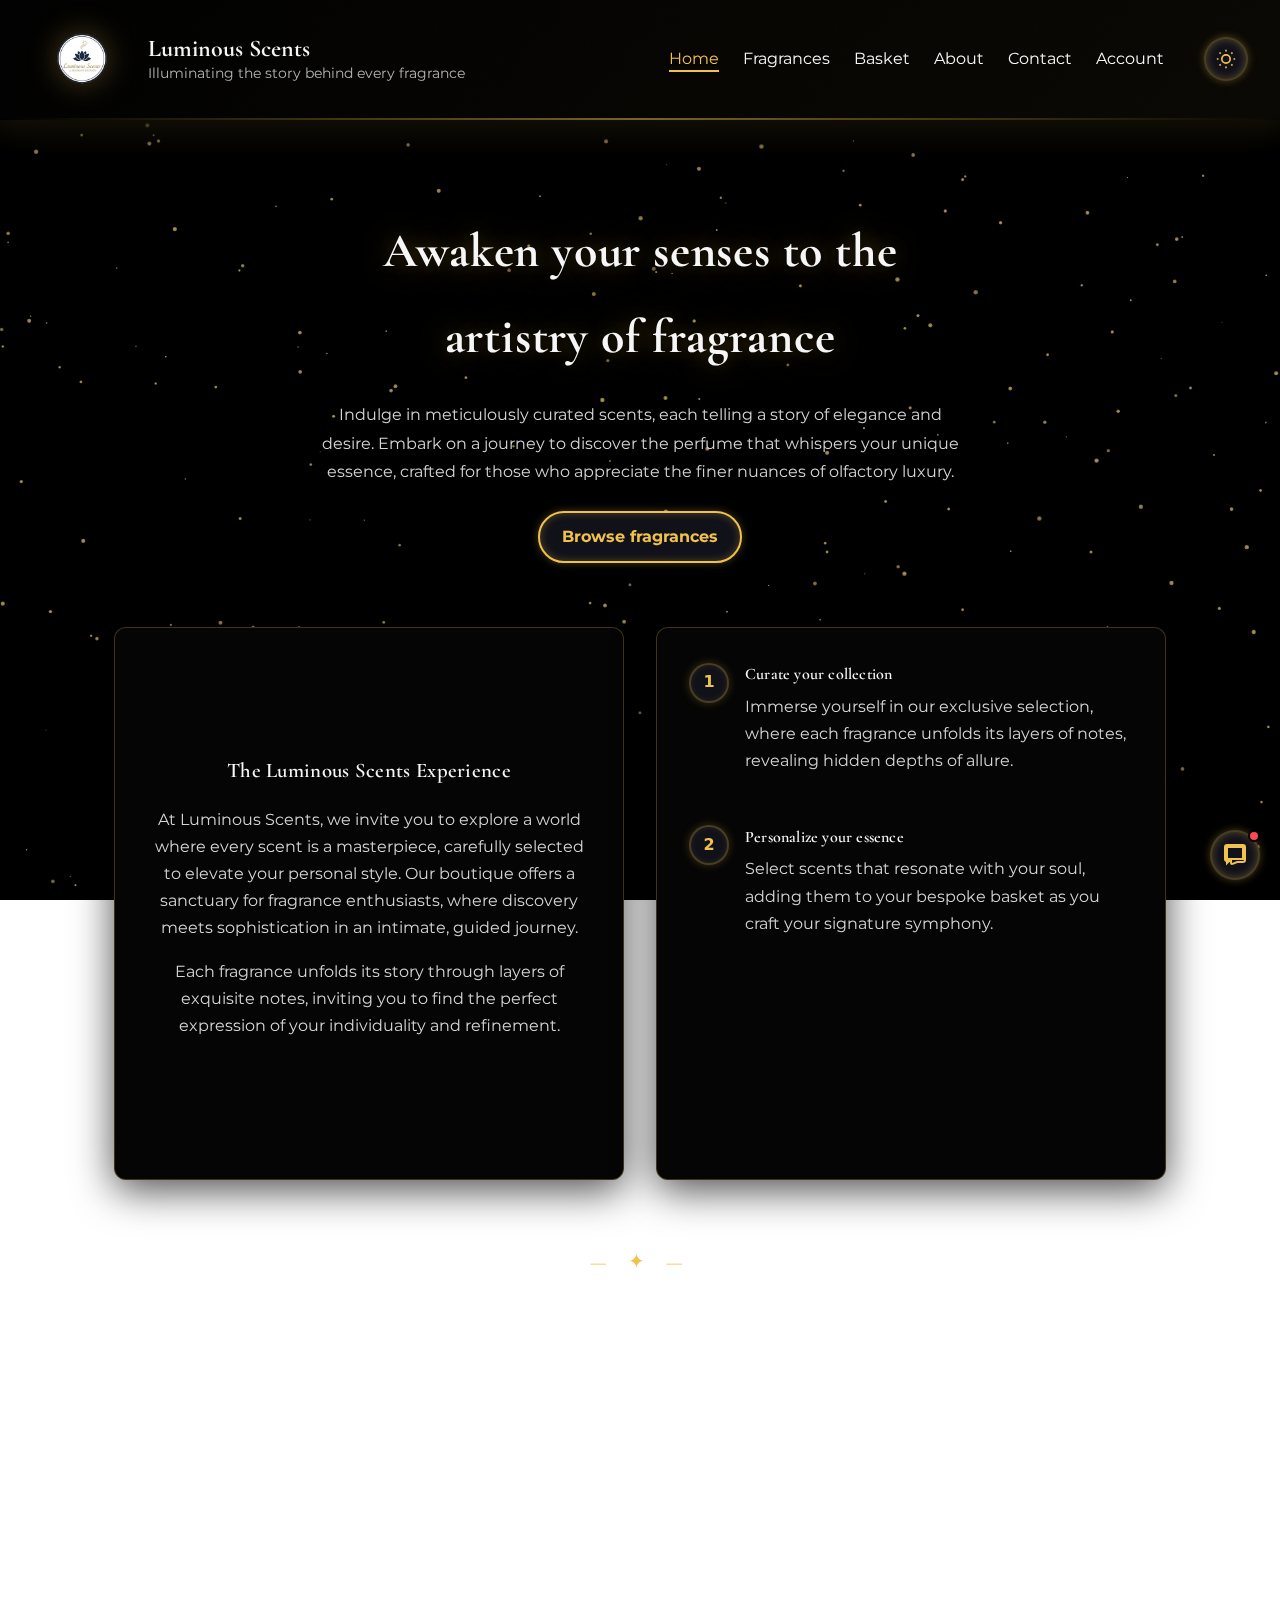
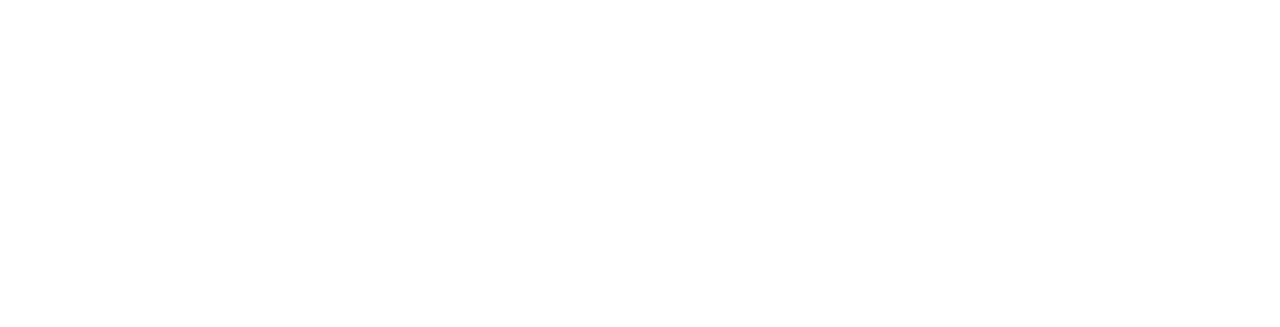
<file: index.html>
<!DOCTYPE html>
<html lang="en">
<head>
    <meta charset="UTF-8">
    <meta name="viewport" content="width=device-width, initial-scale=1.0">
    <title>Luminous Scents - Home</title>
    <link rel="preconnect" href="https://fonts.googleapis.com">
    <link rel="preconnect" href="https://fonts.gstatic.com" crossorigin>
    <link href="https://fonts.googleapis.com/css2?family=Playfair+Display:wght@500;600&family=Inter:wght@400;500;600;700&display=swap" rel="stylesheet">
    <link rel="stylesheet" href="css/styles.css">
    <script src="js/main.js" defer></script>
</head>
<body data-page="home">
    <div class="parallax-stars">
        <canvas id="starfield"></canvas>
        <canvas id="trailCanvas"></canvas>
    </div>
    <header class="main-header">
        <div class="logo">
            <img src="images/luminous-logo.png" alt="Luminous Scents logo" class="logo-image">
            <div class="logo-text">
                <h1>Luminous Scents</h1>
                <p>Illuminating the story behind every fragrance</p>
            </div>
        </div>
        <nav class="navbar">
            <a href="index.html" class="active">Home</a>
            <a href="products.html">Fragrances</a>
            <a href="basket.html">Basket</a>
            <a href="about.html">About</a>
            <a href="contact.html">Contact</a>
            <a href="account.html">Account</a>
            <button class="theme-toggle" id="themeToggle" aria-label="Toggle theme">
                <svg viewBox="0 0 24 24" fill="none" stroke="currentColor" stroke-width="2">
                    <circle cx="12" cy="12" r="5"/>
                    <path d="M12 1v2M12 21v2M4.22 4.22l1.42 1.42M18.36 18.36l1.42 1.42M1 12h2M21 12h2M4.22 19.78l1.42-1.42M18.36 5.64l1.42-1.42"/>
                </svg>
            </button>
        </nav>
    </header>

    <main>
        <!-- HERO SECTION -->
        <section class="hero">
            <div class="hero-text">
                <h2>Awaken your senses to the artistry of fragrance</h2>
                <p>
                    Indulge in meticulously curated scents, each telling a story of elegance and desire. Embark on a journey to discover the perfume that whispers your unique essence, crafted for those who appreciate the finer nuances of olfactory luxury.
                </p>
                <a href="products.html" class="btn-primary">Browse fragrances</a>
            </div>
        </section>

        <!-- HOW IT WORKS -->
        <section class="info-grid">
            <div class="info-column">
                <h3>The Luminous Scents Experience</h3>
                <p>
                    At Luminous Scents, we invite you to explore a world where every scent is a masterpiece, carefully selected to elevate your personal style. Our boutique offers a sanctuary for fragrance enthusiasts, where discovery meets sophistication in an intimate, guided journey.
                </p>
                <p>
                    Each fragrance unfolds its story through layers of exquisite notes, inviting you to find the perfect expression of your individuality and refinement.
                </p>
            </div>
            <div class="info-column">
                <ol class="steps-list">
                    <li>
                        <span class="step-number">1</span>
                        <div>
                            <h4>Curate your collection</h4>
                            <p>Immerse yourself in our exclusive selection, where each fragrance unfolds its layers of notes, revealing hidden depths of allure.</p>
                        </div>
                    </li>
                    <li>
                        <span class="step-number">2</span>
                        <div>
                            <h4>Personalize your essence</h4>
                            <p>Select scents that resonate with your soul, adding them to your bespoke basket as you craft your signature symphony.</p>
                        </div>
                    </li>
                    <li>
                        <span class="step-number">3</span>
                        <div>
                            <h4>Complete your transformation</h4>
                            <p>Review your chosen treasures, adjust your selections, and finalize your order with the confidence of refined taste.</p>
                        </div>
                    </li>
                </ol>
            </div>
        </section>

        <!-- OUR PROMISE FEATURES SECTION -->
        <section class="feature-section">
            <h3>Our Promise of Extraordinary Fragrance Experiences</h3>
            <div class="feature-grid">
                <article class="feature-card">
                    <h4>Intimate Discovery Journey</h4>
                    <p>
                        From the first inhalation to the final selection, we guide you through a personalized odyssey of scents, ensuring every choice reflects your discerning palate.
                    </p>
                </article>
                <article class="feature-card">
                    <h4>Bespoke Membership</h4>
                    <p>
                        Join our circle of fragrance connoisseurs with seamless account access, where your preferences are cherished and your experiences tailored to perfection.
                    </p>
                </article>
                <article class="feature-card">
                    <h4>Timeless Elegance</h4>
                    <p>
                        Our foundation is built on sophistication and adaptability, ready to unveil new chapters in fragrance innovation that honor your unique story.
                    </p>
                </article>
            </div>
        </section>
    </main>

    <footer class="site-footer">
        <p>&copy; 2025 Luminous Scents. CS2TP Team 64.</p>
    </footer>

    <!-- AI Chat Box -->
    <div id="aiChat" class="ai-chat-container">
        <div id="chatBubble" class="chat-bubble" title="Chat with Lumi">
            <svg viewBox="0 0 24 24" fill="none" stroke="currentColor" stroke-width="2">
                <path d="M20 2H4c-1.1 0-2 .9-2 2v12c0 1.1.9 2 2 2h4v2c0 .55.45 1 1 1 .22 0 .42-.08.59-.21L14.17 19H20c1.1 0 2-.9 2-2V4c0-1.1-.9-2-2-2z"/>
                <path d="M6 18l-2 2V4h16v12H6z"/>
            </svg>
            <div class="chat-indicator"></div>
        </div>
        
        <div id="chatWindow" class="chat-window">
            <div class="chat-header">
                <div class="chat-title">
                    <div class="ai-avatar">
                        <svg viewBox="0 0 24 24" fill="none" stroke="currentColor" stroke-width="2">
                            <path d="M12 2L15.09 8.26L22 9.27L17 14.14L18.18 21.02L12 17.77L5.82 21.02L7 14.14L2 9.27L8.91 8.26L12 2Z"/>
                        </svg>
                    </div>
                    <div class="chat-title-text">
                        <div class="chat-name-full">Lumi - Fragrance Assistant</div>
                        <div class="chat-status">Online</div>
                    </div>
                </div>
                <button id="minimizeChat" class="minimize-btn" title="Minimize">
                    <svg width="16" height="16" viewBox="0 0 24 24" fill="currentColor">
                        <path d="M19 13H5v-2h14v2z"/>
                    </svg>
                </button>
            </div>
            
            <div id="chatMessages" class="chat-messages">
                <div class="message ai-message">
                    <div class="message-avatar">
                        <svg viewBox="0 0 24 24" fill="none" stroke="currentColor" stroke-width="2">
                            <path d="M12 2L15.09 8.26L22 9.27L17 14.14L18.18 21.02L12 17.77L5.82 21.02L7 14.14L2 9.27L8.91 8.26L12 2Z"/>
                        </svg>
                    </div>
                    <div class="message-content">
                        <div class="message-text">Welcome to Luminous Scents! 💫 I'm Lumi, your AI fragrance expert. I can help you discover the perfect scent based on your preferences. What type of fragrance are you looking for today?</div>
                        <div class="message-time">Just now</div>
                    </div>
                </div>
            </div>
            
            <div class="chat-input-container">
                <div class="quick-replies">
                    <button class="quick-reply" data-message="Tell me about citrus fragrances">Citrus scents</button>
                    <button class="quick-reply" data-message="I prefer warm, evening fragrances">Evening scents</button>
                    <button class="quick-reply" data-message="What are your most popular fragrances?">Popular picks</button>
                </div>
                <div class="chat-input-wrapper">
                    <input type="text" id="chatInput" placeholder="Ask about fragrances..." maxlength="200">
                    <button id="sendMessage" class="send-btn" title="Send message">
                        <svg width="20" height="20" viewBox="0 0 24 24" fill="currentColor">
                            <path d="M2.01 21L23 12 2.01 3 2 10l15 2-15 2z"/>
                        </svg>
                    </button>
                </div>
            </div>
        </div>
    </div>
</body>
</html>
</file>
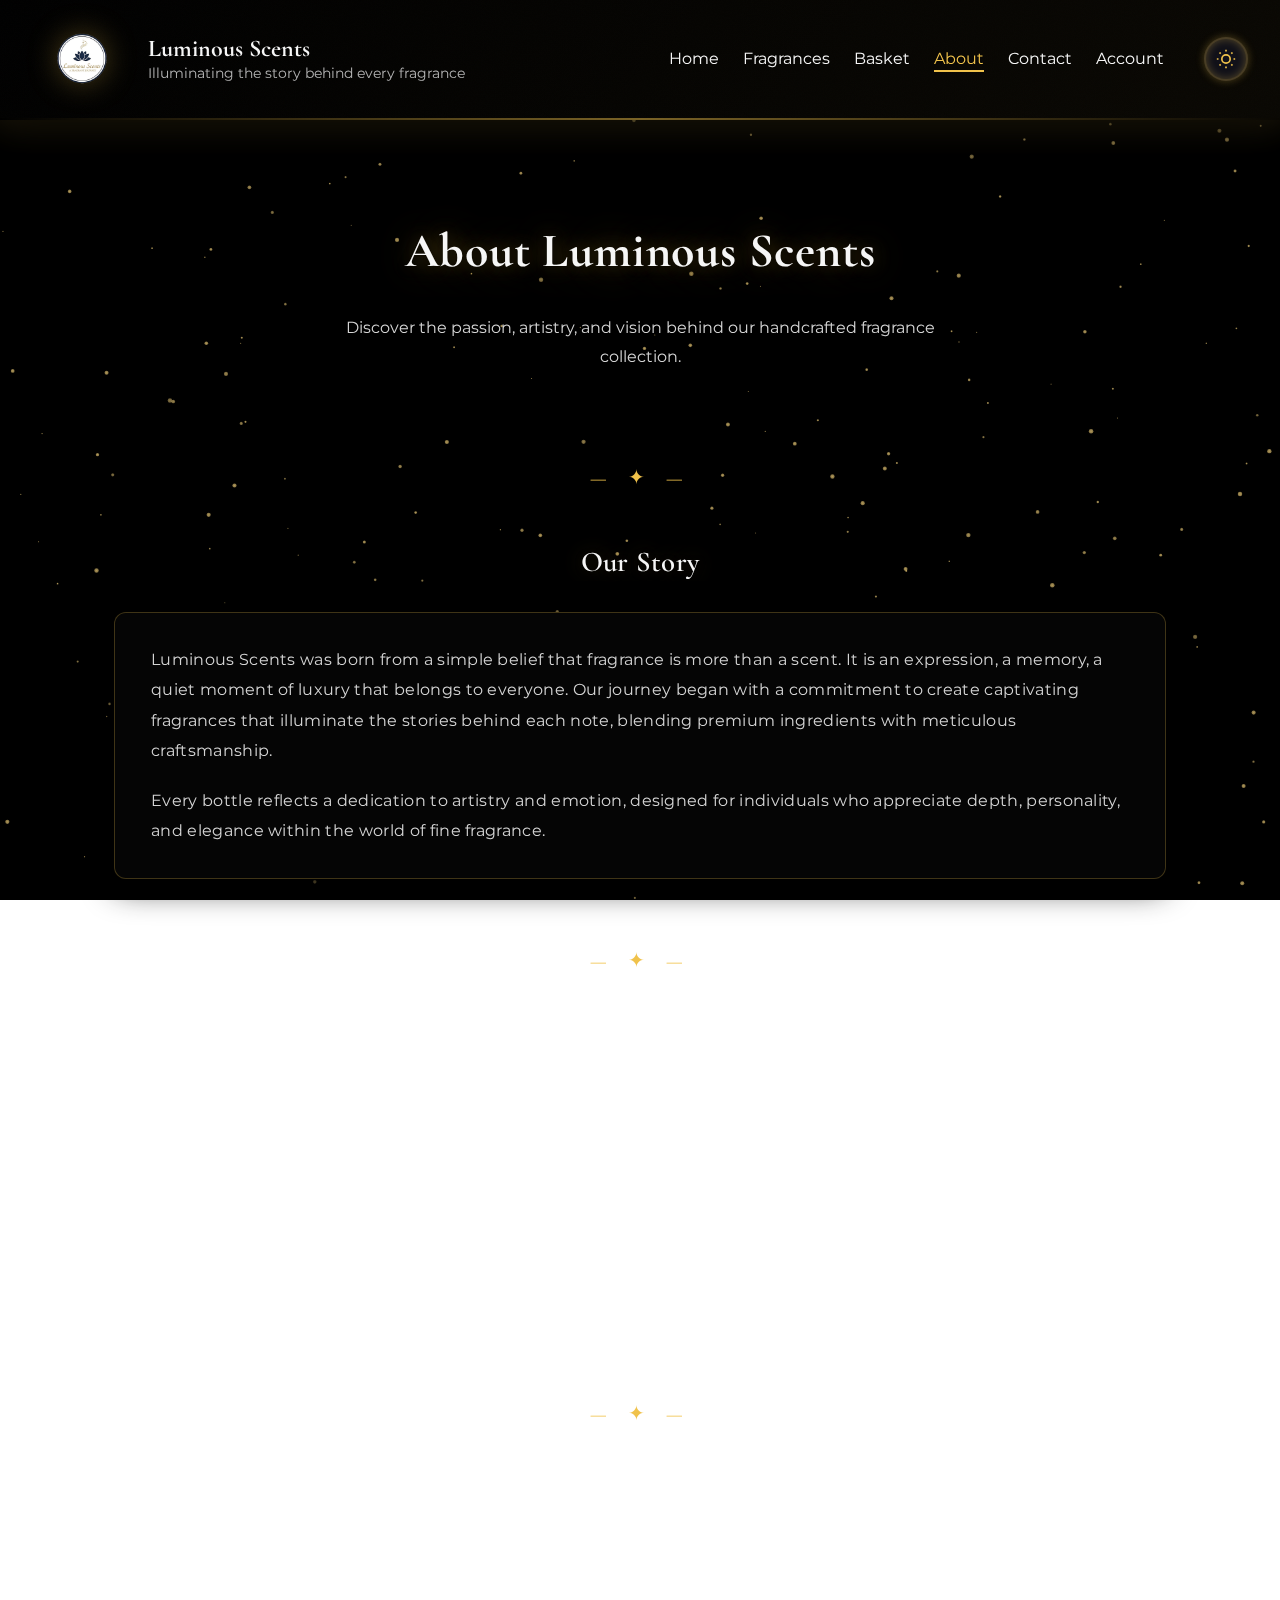
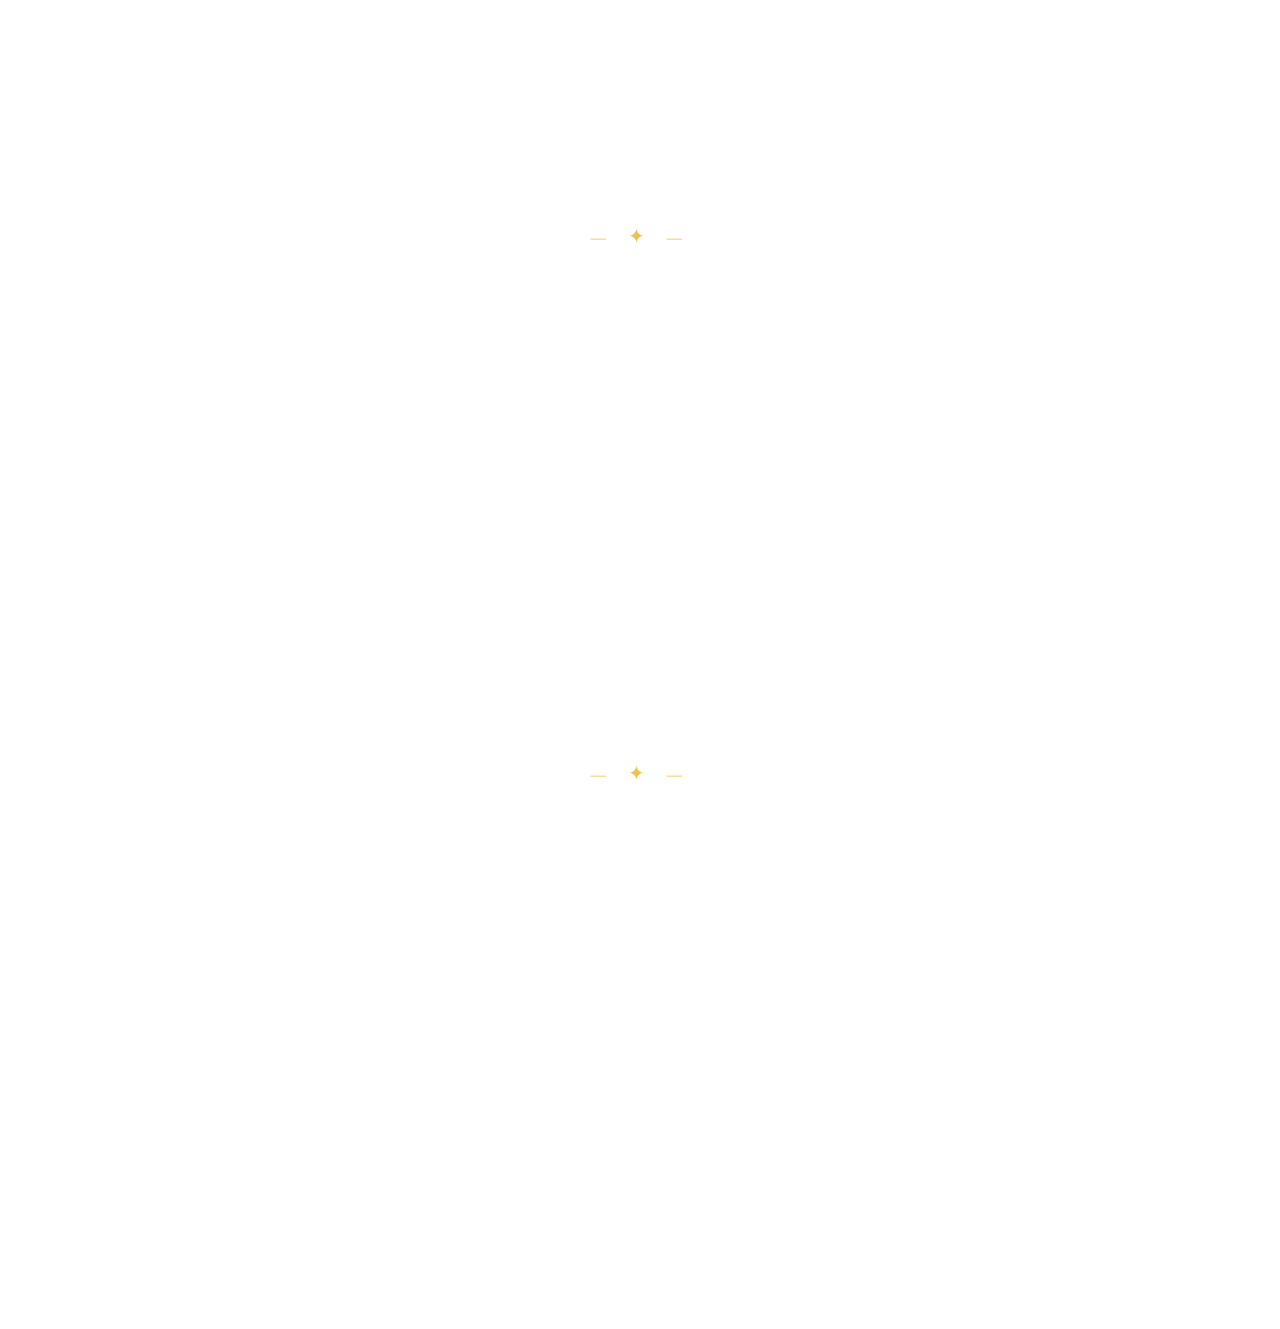
<file: about.html>
<!DOCTYPE html>
<html lang="en">
<head>
    <meta charset="UTF-8">
    <meta name="viewport" content="width=device-width, initial-scale=1.0">
    <title>Luminous Scents - About</title>
    <link rel="preconnect" href="https://fonts.googleapis.com">
    <link rel="preconnect" href="https://fonts.gstatic.com" crossorigin>
    <link href="https://fonts.googleapis.com/css2?family=Inter:wght@400;500;600;700&display=swap" rel="stylesheet">
    <link rel="stylesheet" href="css/styles.css">
    <script src="js/main.js" defer></script>
</head>
<body data-page="about">
    <div class="parallax-stars">
        <canvas id="starfield"></canvas>
        <canvas id="trailCanvas"></canvas>
    </div>
    <header class="main-header">
        <div class="logo">
            <img src="images/luminous-logo.png" alt="Luminous Scents logo" class="logo-image">
            <div class="logo-text">
                <h1>Luminous Scents</h1>
                <p>Illuminating the story behind every fragrance</p>
            </div>
        </div>
        <nav class="navbar">
            <a href="index.html">Home</a>
            <a href="products.html">Fragrances</a>
            <a href="basket.html">Basket</a>
            <a href="about.html" class="active">About</a>
            <a href="contact.html">Contact</a>
            <a href="account.html">Account</a>
            <button class="theme-toggle" id="themeToggle" aria-label="Toggle theme">
                <svg viewBox="0 0 24 24" fill="none" stroke="currentColor" stroke-width="2">
                    <circle cx="12" cy="12" r="5"/>
                    <path d="M12 1v2M12 21v2M4.22 4.22l1.42 1.42M18.36 18.36l1.42 1.42M1 12h2M21 12h2M4.22 19.78l1.42-1.42M18.36 5.64l1.42-1.42"/>
                </svg>
            </button>
        </nav>
    </header>

    <main>
        <section class="hero">
            <div class="hero-text">
                <h2>About Luminous Scents</h2>
                <p>
                    Discover the passion, artistry, and vision behind our handcrafted fragrance collection.
                </p>
            </div>
        </section>

        <section class="feature-section">
            <h3>Our Story</h3>
            <div class="feature-grid">
                <article class="feature-card">
                    <p>
                        Luminous Scents was born from a simple belief that fragrance is more than a scent. It is an expression, 
                        a memory, a quiet moment of luxury that belongs to everyone. Our journey began with a commitment to create 
                        captivating fragrances that illuminate the stories behind each note, blending premium ingredients with 
                        meticulous craftsmanship.
                    </p>
                    <p>
                        Every bottle reflects a dedication to artistry and emotion, designed for individuals who appreciate 
                        depth, personality, and elegance within the world of fine fragrance.
                    </p>
                </article>
            </div>
        </section>

        <section class="feature-section">
            <h3>The Luminous Scents Experience</h3>
            <div class="feature-grid">
                <article class="feature-card">
                    <p>
                        Step into a curated world where each fragrance is crafted to inspire confidence, beauty, and individuality. 
                        Our collection is carefully designed to guide you through layers of notes that evolve uniquely on every skin, 
                        creating an immersive and personalised experience.
                    </p>
                    <p>
                        Whether you seek something warm and sensual or bright and refreshing, our fragrances are made to elevate 
                        your everyday moments with a touch of luxury.
                    </p>
                </article>
            </div>
        </section>

        <section class="feature-section">
            <h3>Our Craft</h3>
            <div class="feature-grid">
                <article class="feature-card">
                    <p>
                        At the heart of Luminous Scents is a passion for blending tradition with innovation. Our fragrances are 
                        thoughtfully developed using premium-quality ingredients sourced from around the world.
                    </p>
                    <p>
                        Every bottle is refined with precision, ensuring balance, longevity, and a distinct olfactory signature 
                        that sets our creations apart.
                    </p>
                </article>
            </div>
        </section>

        <section class="feature-section">
            <h3>Our Values</h3>
            <div class="feature-grid">
                <article class="feature-card">
                    <p>
                        We value authenticity, artistry, and accessibility. Our mission is to make luxury fragrance approachable
                        without compromising on quality or craftsmanship.
                    </p>
                    <div class="values-section">
                        <ul style="list-style: none;">
                            <li>Commitment to high-quality formulations</li>
                            <li>Elegant, thoughtful design</li>
                            <li>Transparency and honesty in our process</li>
                            <li>Respect for individuality and self-expression</li>
                        </ul>
                    </div>
                </article>
            </div>
        </section>

        <section class="feature-section">
            <h3>Why Choose Luminous Scents</h3>
            <div class="feature-grid">
                <article class="feature-card">
                    <p>
                        Our fragrances are crafted for those who appreciate detail, refinement, and a sensory experience that 
                        stays with them. From ingredient selection to final presentation, every step of our process reflects 
                        our dedication to excellence.
                    </p>
                    <p>
                        Find the fragrance that speaks to your spirit and let it illuminate your story.
                    </p>
                </article>
            </div>
        </section>
    </main>

    <footer class="site-footer">
        <p>&copy; 2025 Luminous Scents. CS2TP Team 64.</p>
    </footer>

</body>
</html>
</file>
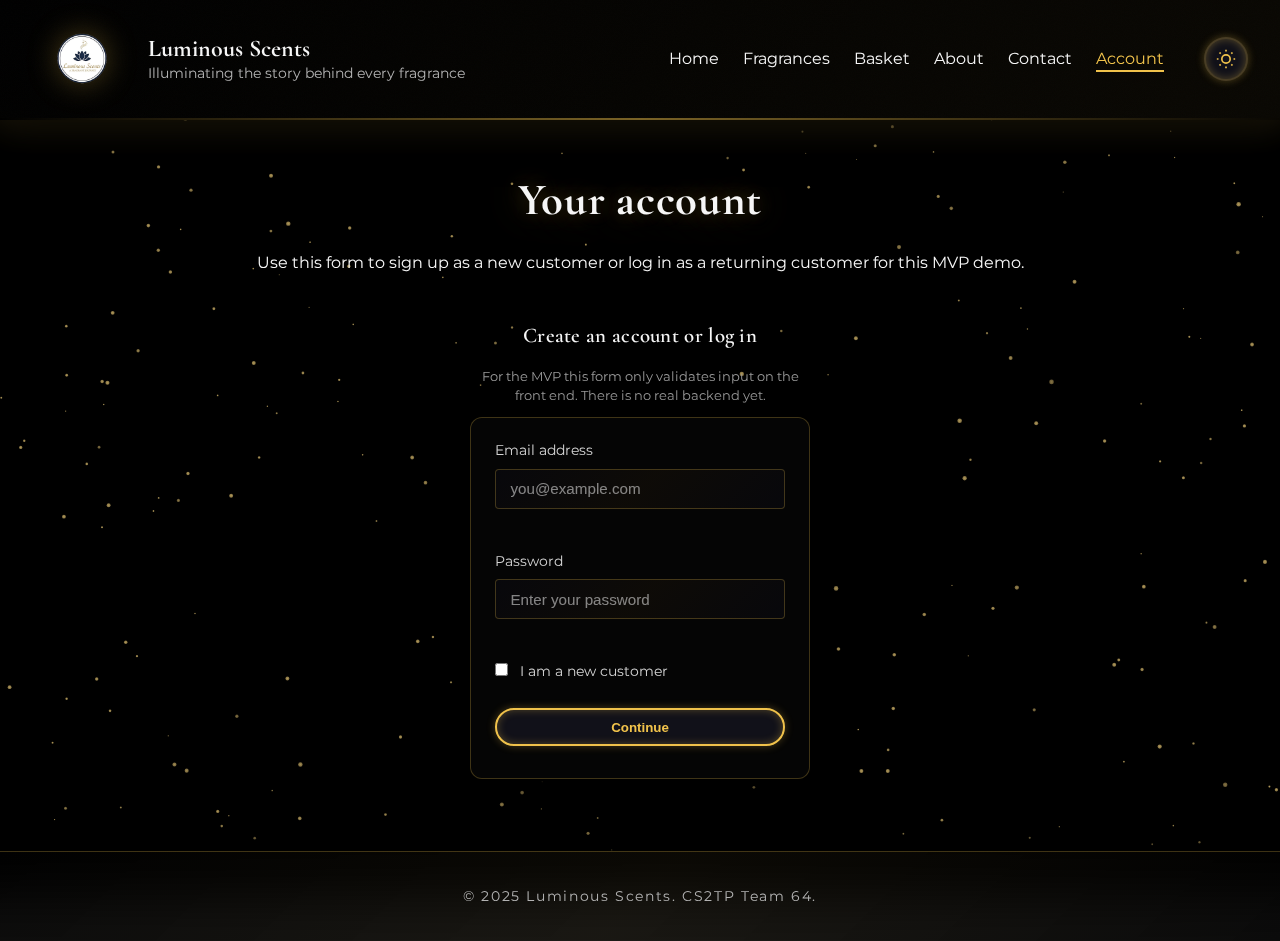
<file: account.html>
<!DOCTYPE html>
<html lang="en">
<head>
    <meta charset="UTF-8">
    <meta name="viewport" content="width=device-width, initial-scale=1.0">
    <title>Luminous Scents - Account</title>
    <link rel="preconnect" href="https://fonts.googleapis.com">
    <link rel="preconnect" href="https://fonts.gstatic.com" crossorigin>
    <link href="https://fonts.googleapis.com/css2?family=Inter:wght@400;500;600;700&display=swap" rel="stylesheet">
    <link rel="stylesheet" href="css/styles.css">
    <script src="js/main.js" defer></script>
</head>
<body data-page="account">
    <div class="parallax-stars">
        <canvas id="starfield"></canvas>
        <canvas id="trailCanvas"></canvas>
    </div>
    <header class="main-header">
        <div class="logo">
            <img src="images/luminous-logo.png" alt="Luminous Scents logo" class="logo-image">
            <div class="logo-text">
                <h1>Luminous Scents</h1>
                <p>Illuminating the story behind every fragrance</p>
            </div>
        </div>
        <nav class="navbar">
            <a href="index.html">Home</a>
            <a href="products.html">Fragrances</a>
            <a href="basket.html">Basket</a>
            <a href="about.html">About</a>
            <a href="contact.html">Contact</a>
            <a href="account.html" class="active">Account</a>
            <button class="theme-toggle" id="themeToggle" aria-label="Toggle theme">
                <svg viewBox="0 0 24 24" fill="none" stroke="currentColor" stroke-width="2">
                    <circle cx="12" cy="12" r="5"/>
                    <path d="M12 1v2M12 21v2M4.22 4.22l1.42 1.42M18.36 18.36l1.42 1.42M1 12h2M21 12h2M4.22 19.78l1.42-1.42M18.36 5.64l1.42-1.42"/>
                </svg>
            </button>
        </nav>
    </header>

    <main>
        <!-- Login/Signup View -->
        <div id="loginView">
            <section class="page-header">
                <h2>Your account</h2>
                <p>Use this form to sign up as a new customer or log in as a returning customer for this MVP demo.</p>
            </section>

            <section class="auth-section">
                <h3>Create an account or log in</h3>
                <p class="small-text">
                    For the MVP this form only validates input on the front end. There is no real backend yet.
                </p>

                <form id="authForm" class="auth-form" novalidate>
                    <div class="form-row">
                        <label for="authEmail">Email address</label>
                        <input type="email" id="authEmail" name="authEmail" placeholder="you@example.com">
                        <span class="field-error" id="emailError"></span>
                    </div>

                    <div class="form-row">
                        <label for="authPassword">Password</label>
                        <input type="password" id="authPassword" name="authPassword" placeholder="Enter your password">
                        <span class="field-error" id="passwordError"></span>
                        <div class="password-requirements" id="passwordRequirements">
                            <span class="req" id="reqLength">✗ At least 8 characters</span>
                            <span class="req" id="reqUpper">✗ One uppercase letter</span>
                            <span class="req" id="reqLower">✗ One lowercase letter</span>
                            <span class="req" id="reqNumber">✗ One number</span>
                        </div>
                    </div>

                    <div class="form-row">
                        <label>
                            <input type="checkbox" id="isNewUser">
                            I am a new customer
                        </label>
                    </div>

                    <button type="submit" class="btn-primary">Continue</button>

                    <p id="authMessage" class="form-message"></p>
                </form>

                <!-- Success Toast -->
                <div id="successToast" class="success-toast">
                    <span class="toast-icon"></span>
                    <span class="toast-message" id="toastMessage"></span>
                </div>
            </section>
        </div>

        <!-- User Profile View -->
        <div id="profileView" style="display: none;">
            <section class="page-header">
                <h2>User Profile</h2>
                <p>Welcome back! Manage your account and view your order history.</p>
            </section>

            <section class="profile-section">
                <div class="profile-card">
                    <h3>Profile Information</h3>
                    <div class="profile-info">
                        <div class="profile-field">
                            <span class="profile-label">Email:</span>
                            <span class="profile-value" id="profileEmail"></span>
                        </div>
                        <div class="profile-field">
                            <span class="profile-label">Member since:</span>
                            <span class="profile-value" id="profileMemberSince"></span>
                        </div>
                    </div>
                    <button id="logoutBtn" class="btn-secondary">Logout</button>
                </div>
            </section>

            <section class="orders-section">
                <h3>Order History</h3>
                <div id="ordersContainer" class="orders-container">
                    <!-- Orders will be rendered here -->
                </div>
            </section>

            <section class="messages-section">
                <h3>Messages Sent</h3>
                <div id="messagesContainer" class="messages-container">
                    <!-- Messages will be rendered here -->
                </div>
            </section>

            <section class="wishlist-section">
                <h3>My Wishlist</h3>
                <div id="wishlistContainer" class="wishlist-container">
                    <!-- Wishlist items will be rendered here -->
                </div>
            </section>
        </div>
    </main>

    <footer class="site-footer">
        <p>&copy; 2025 Luminous Scents. CS2TP Team 64.</p>
    </footer>
</body>
</html>
</file>
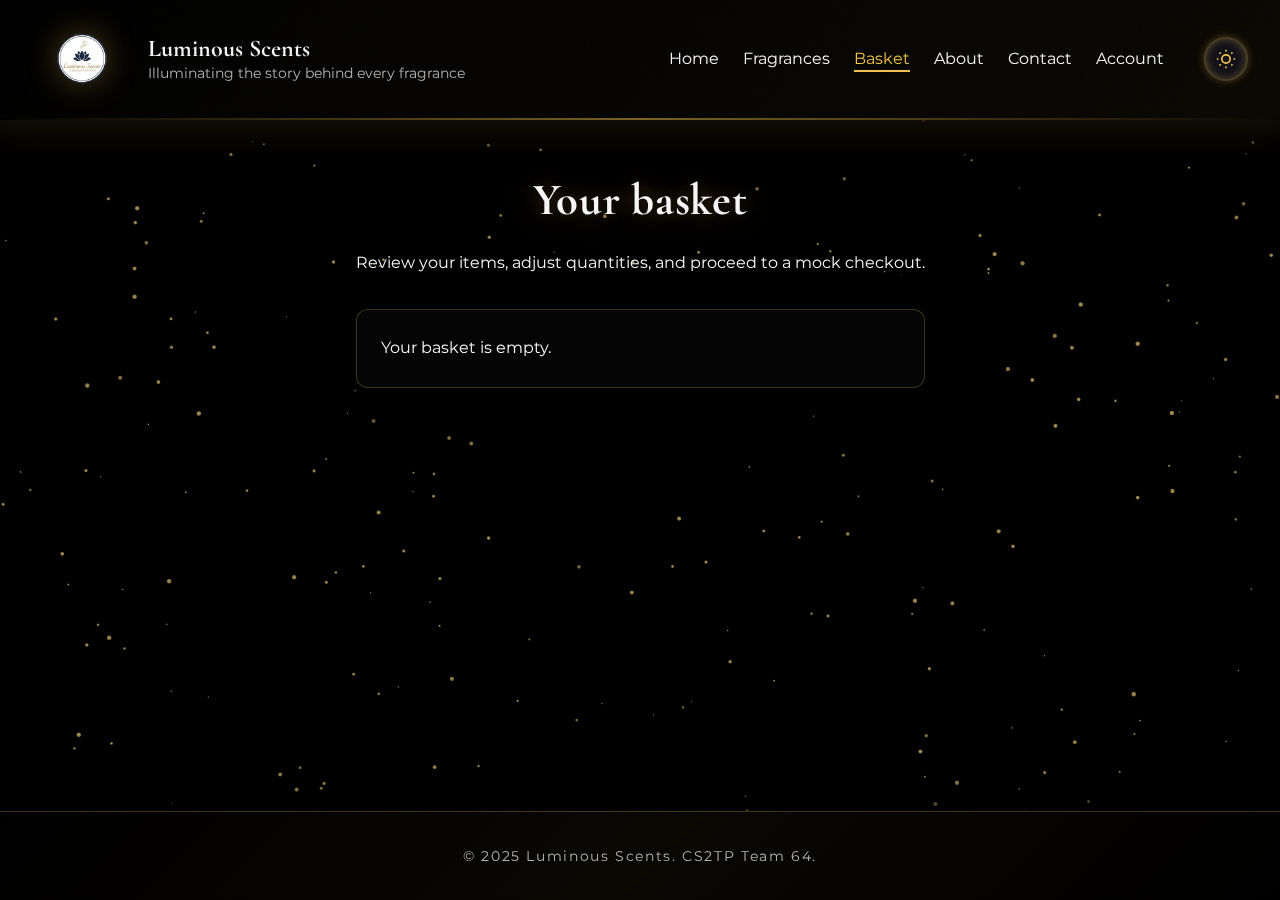
<file: basket.html>
<!DOCTYPE html>
<html lang="en">
<head>
    <meta charset="UTF-8">
    <meta name="viewport" content="width=device-width, initial-scale=1.0">
    <title>Luminous Scents - Basket</title>
    <link rel="preconnect" href="https://fonts.googleapis.com">
    <link rel="preconnect" href="https://fonts.gstatic.com" crossorigin>
    <link href="https://fonts.googleapis.com/css2?family=Inter:wght@400;500;600;700&display=swap" rel="stylesheet">
    <link rel="stylesheet" href="css/styles.css">
    <script src="js/main.js" defer></script>
</head>
<body data-page="basket">
    <div class="parallax-stars">
        <canvas id="starfield"></canvas>
        <canvas id="trailCanvas"></canvas>
    </div>
    <header class="main-header">
        <div class="logo">
            <img src="images/luminous-logo.png" alt="Luminous Scents logo" class="logo-image">
            <div class="logo-text">
                <h1>Luminous Scents</h1>
                <p>Illuminating the story behind every fragrance</p>
            </div>
        </div>
        <nav class="navbar">
            <a href="index.html">Home</a>
            <a href="products.html">Fragrances</a>
            <a href="basket.html" class="active">Basket</a>
            <a href="about.html">About</a>
            <a href="contact.html">Contact</a>
            <a href="account.html">Account</a>
            <button class="theme-toggle" id="themeToggle" aria-label="Toggle theme">
                <svg viewBox="0 0 24 24" fill="none" stroke="currentColor" stroke-width="2">
                    <circle cx="12" cy="12" r="5"/>
                    <path d="M12 1v2M12 21v2M4.22 4.22l1.42 1.42M18.36 18.36l1.42 1.42M1 12h2M21 12h2M4.22 19.78l1.42-1.42M18.36 5.64l1.42-1.42"/>
                </svg>
            </button>
        </nav>
    </header>

    <main>
        <section class="page-header">
            <h2>Your basket</h2>
            <p>Review your items, adjust quantities, and proceed to a mock checkout.</p>
        </section>

        <section id="basketContainer" class="basket-section">
            <!-- Basket items will be injected here by main.js -->
        </section>

        <section class="basket-summary" id="basketSummary">
            <!-- Total and checkout button go here -->
        </section>
    </main>

    <footer class="site-footer">
        <p>&copy; 2025 Luminous Scents. CS2TP Team 64.</p>
    </footer>
</body>
</html>
</file>
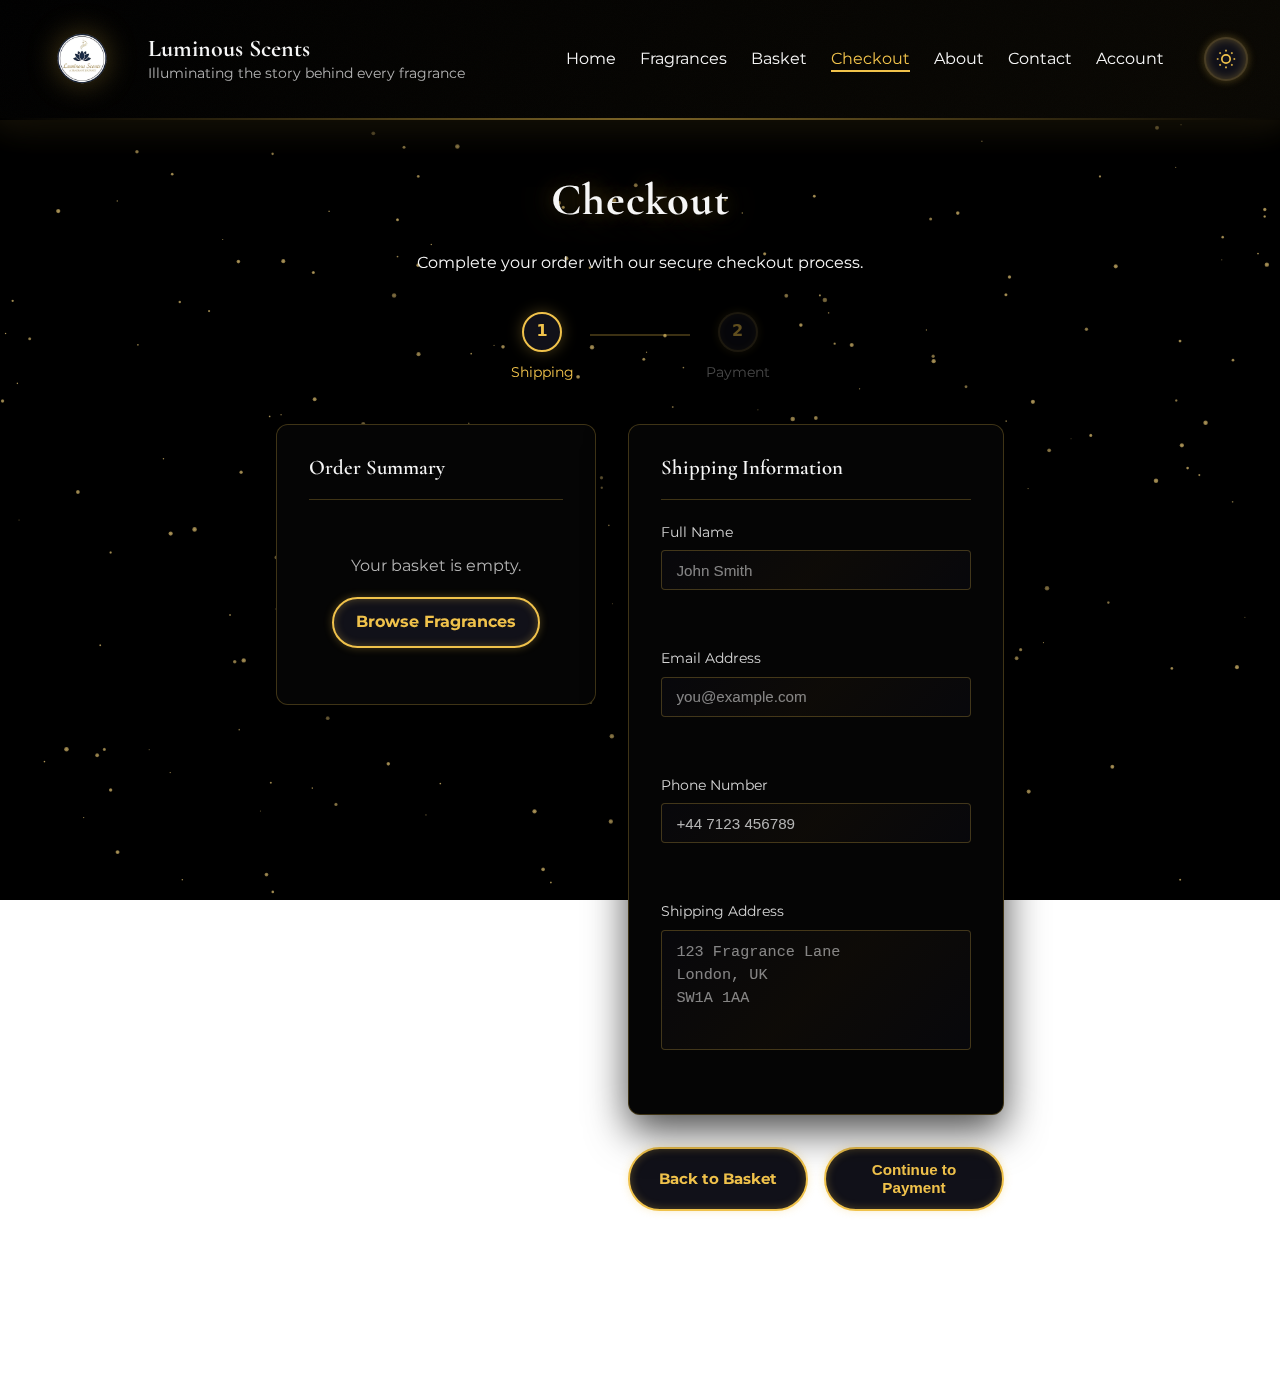
<file: checkout.html>
<!DOCTYPE html>
<html lang="en">
<head>
    <meta charset="UTF-8">
    <meta name="viewport" content="width=device-width, initial-scale=1.0">
    <title>Luminous Scents - Checkout</title>
    <link rel="preconnect" href="https://fonts.googleapis.com">
    <link rel="preconnect" href="https://fonts.gstatic.com" crossorigin>
    <link href="https://fonts.googleapis.com/css2?family=Inter:wght@400;500;600;700&display=swap" rel="stylesheet">
    <link rel="stylesheet" href="css/styles.css">
    <script src="js/main.js" defer></script>
</head>
<body data-page="checkout">
    <div class="parallax-stars">
        <canvas id="starfield"></canvas>
        <canvas id="trailCanvas"></canvas>
    </div>
    <header class="main-header">
        <div class="logo">
            <img src="images/luminous-logo.png" alt="Luminous Scents logo" class="logo-image">
            <div class="logo-text">
                <h1>Luminous Scents</h1>
                <p>Illuminating the story behind every fragrance</p>
            </div>
        </div>
        <nav class="navbar">
            <a href="index.html">Home</a>
            <a href="products.html">Fragrances</a>
            <a href="basket.html">Basket</a>
            <a href="checkout.html" class="active">Checkout</a>
            <a href="about.html">About</a>
            <a href="contact.html">Contact</a>
            <a href="account.html">Account</a>
            <button class="theme-toggle" id="themeToggle" aria-label="Toggle theme">
                <svg viewBox="0 0 24 24" fill="none" stroke="currentColor" stroke-width="2">
                    <circle cx="12" cy="12" r="5"/>
                    <path d="M12 1v2M12 21v2M4.22 4.22l1.42 1.42M18.36 18.36l1.42 1.42M1 12h2M21 12h2M4.22 19.78l1.42-1.42M18.36 5.64l1.42-1.42"/>
                </svg>
            </button>
        </nav>
    </header>

    <main>
        <section class="page-header">
            <h2>Checkout</h2>
            <p>Complete your order with our secure checkout process.</p>
        </section>

        <!-- Step Indicator -->
        <div class="checkout-steps">
            <div class="step active" data-step="1">
                <span class="step-number">1</span>
                <span class="step-label">Shipping</span>
            </div>
            <div class="step-line"></div>
            <div class="step" data-step="2">
                <span class="step-number">2</span>
                <span class="step-label">Payment</span>
            </div>
        </div>

        <form id="checkoutForm" novalidate>
            <!-- STEP 1: Order Summary + Shipping -->
            <div class="checkout-step" id="step1">
                <div class="checkout-container">
                    <!-- Sidebar: Order Summary -->
                    <aside class="checkout-sidebar">
                        <div class="checkout-card-box">
                            <h3>Order Summary</h3>
                            <div id="orderSummary" class="order-summary-content">
                                <!-- Order summary will be injected here -->
                            </div>
                        </div>
                    </aside>

                    <!-- Main: Shipping Information -->
                    <div class="checkout-main">
                        <article class="checkout-card-box">
                            <h3>Shipping Information</h3>
                            <div class="checkout-form-fields">
                        <div class="form-row">
                            <label for="name">Full Name</label>
                            <input type="text" id="name" name="name" placeholder="John Smith" minlength="5" maxlength="50" required>
                            <span class="error-message" id="nameError"></span>
                        </div>
                                
                                <div class="form-row">
                                    <label for="email">Email Address</label>
                                    <input type="email" id="email" name="email" placeholder="you@example.com" required>
                                    <span class="error-message" id="emailError"></span>
                                </div>
                                
                                <div class="form-row">
                                    <label for="phone">Phone Number</label>
                                    <input type="tel" id="phone" name="phone" placeholder="+44 7123 456789" required>
                                    <span class="error-message" id="phoneError"></span>
                                </div>
                                
                                <div class="form-row">
                                    <label for="address">Shipping Address</label>
                                    <textarea id="address" name="address" rows="3" placeholder="123 Fragrance Lane&#10;London, UK&#10;SW1A 1AA" minlength="10" maxlength="200" required></textarea>
                                    <span class="error-message" id="addressError"></span>
                                </div>
                            </div>
                        </article>

                        <div class="checkout-buttons">
                            <a href="basket.html" class="checkout-btn">Back to Basket</a>
                            <button type="button" id="toStep2" class="checkout-btn checkout-btn-next">Continue to Payment</button>
                        </div>
                    </div>
                </div>
            </div>

            <!-- STEP 2: Payment -->
            <div class="checkout-step hidden" id="step2">
                <div class="checkout-container">
                    <!-- Sidebar: Order Summary -->
                    <aside class="checkout-sidebar">
                        <div class="checkout-card-box">
                            <h3>Order Summary</h3>
                            <div id="orderSummary2" class="order-summary-content">
                                <!-- Order summary will be injected here -->
                            </div>
                        </div>
                    </aside>

                    <!-- Main: Payment Details -->
                    <div class="checkout-main">
                        <article class="checkout-card-box">
                            <h3>Payment Details</h3>
                            <div class="checkout-form-fields">
                                <div class="form-row">
                                    <label for="cardName">Name on Card</label>
                                    <input type="text" id="cardName" name="cardName" placeholder="JOHN SMITH" maxlength="50" required>
                                    <span class="error-message" id="cardNameError"></span>
                                </div>
                                
                                <div class="form-row">
                                    <label for="cardNumber">Card Number</label>
                                    <input type="text" id="cardNumber" name="cardNumber" placeholder="1234 5678 9012 3456" maxlength="19" required>
                                    <span class="error-message" id="cardNumberError"></span>
                                </div>
                                
                                <div class="checkout-row-split">
                                    <div class="form-row">
                                        <label for="expiry">Expiry Date</label>
                                        <input type="text" id="expiry" name="expiry" placeholder="MM/YY" maxlength="5" required>
                                        <span class="error-message" id="expiryError"></span>
                                    </div>
                                    <div class="form-row">
                                        <label for="cvv">CVV</label>
                                        <input type="text" id="cvv" name="cvv" placeholder="123" maxlength="3" inputmode="numeric" required>
                                        <span class="error-message" id="cvvError"></span>
                                    </div>
                                </div>
                            </div>
                        </article>

                        <div class="checkout-buttons">
                            <button type="button" id="toStep1" class="checkout-btn">Back to Shipping</button>
                            <button type="submit" class="checkout-btn checkout-btn-next">Place Order</button>
                        </div>
                    </div>
                </div>
            </div>
        </form>

        <!-- Success Toast -->
        <div id="checkoutToast" class="success-toast">
            <span class="toast-icon"></span>
            <span class="toast-message" id="checkoutToastMessage"></span>
        </div>
    </main>

    <footer class="site-footer">
        <p>&copy; 2025 Luminous Scents. CS2TP Team 64.</p>
    </footer>
</body>
</html>
</file>
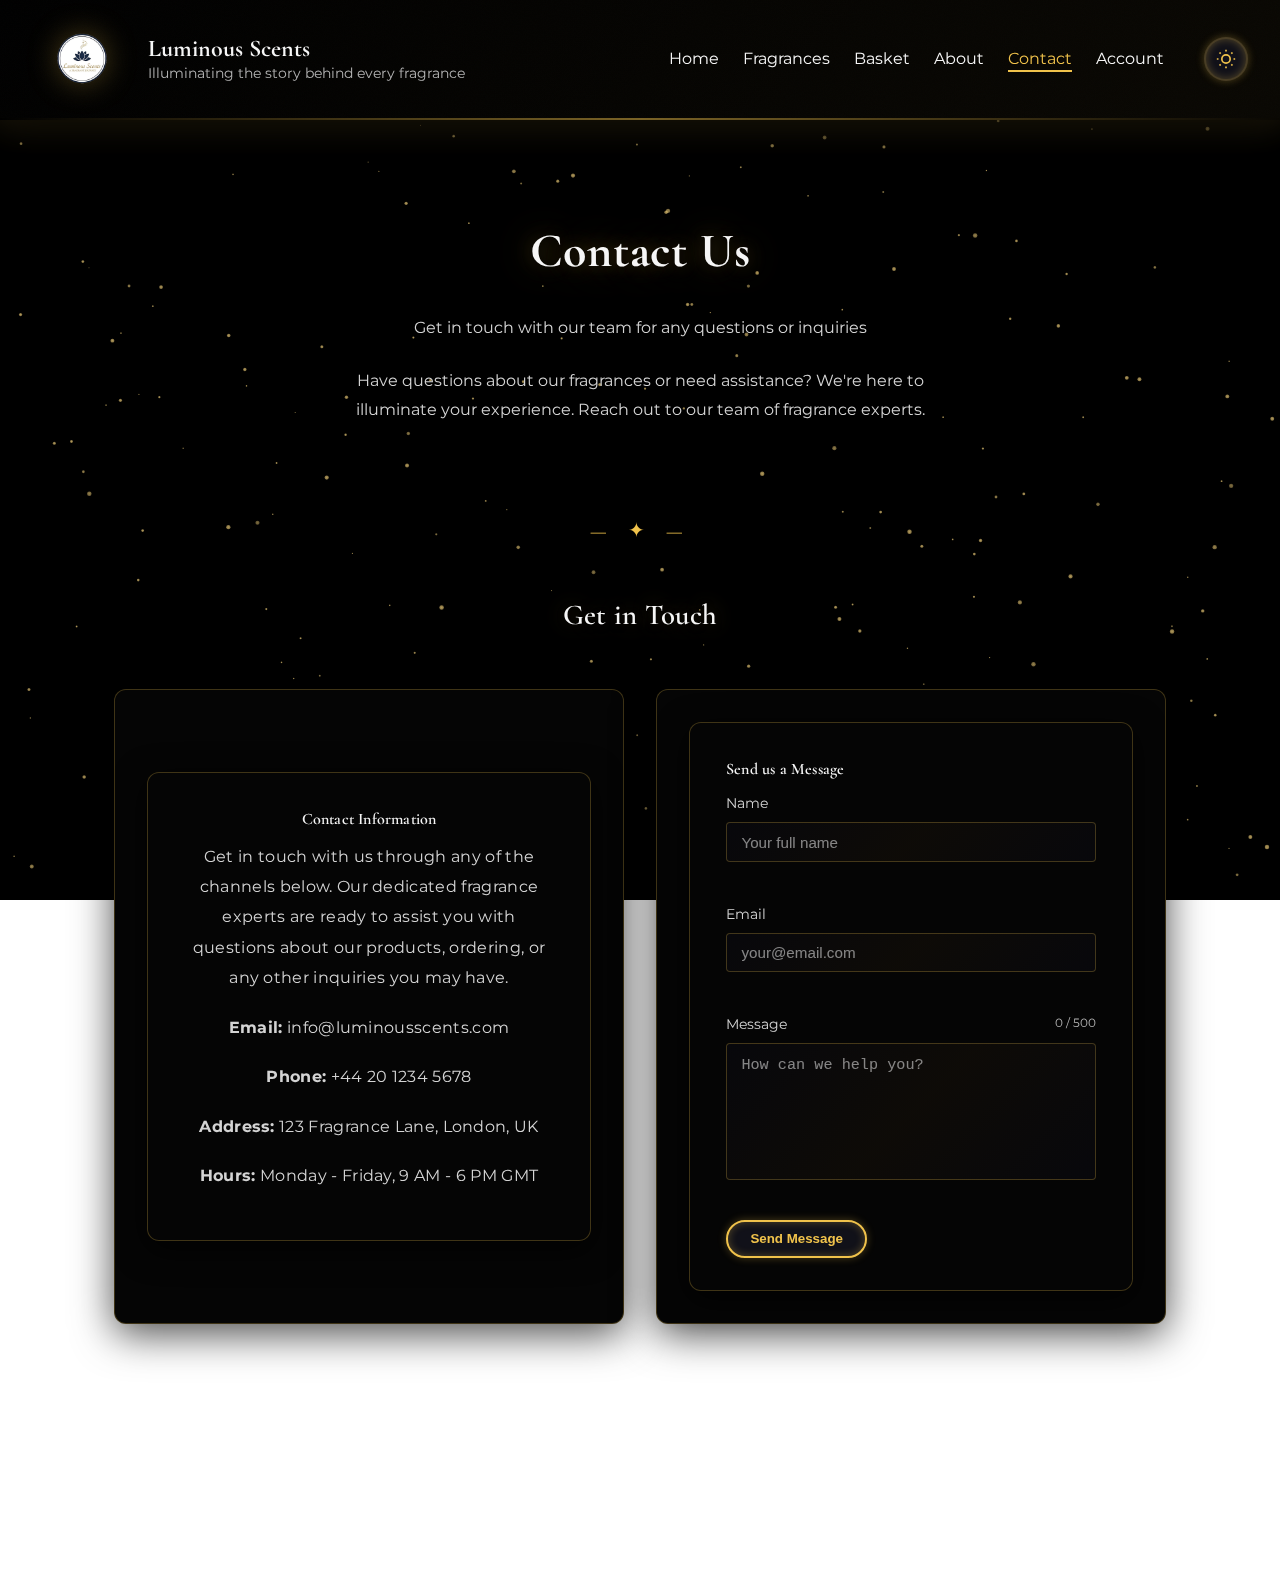
<file: contact.html>
<!DOCTYPE html>
<html lang="en">
<head>
    <meta charset="UTF-8">
    <meta name="viewport" content="width=device-width, initial-scale=1.0">
    <title>Luminous Scents - Contact</title>
    <link rel="preconnect" href="https://fonts.googleapis.com">
    <link rel="preconnect" href="https://fonts.gstatic.com" crossorigin>
    <link href="https://fonts.googleapis.com/css2?family=Inter:wght@400;500;600;700&display=swap" rel="stylesheet">
    <link rel="stylesheet" href="css/styles.css">
    <script src="js/main.js" defer></script>
</head>
<body data-page="contact">
    <div class="parallax-stars">
        <canvas id="starfield"></canvas>
        <canvas id="trailCanvas"></canvas>
    </div>
    <header class="main-header">
        <div class="logo">
            <img src="images/luminous-logo.png" alt="Luminous Scents logo" class="logo-image">
            <div class="logo-text">
                <h1>Luminous Scents</h1>
                <p>Illuminating the story behind every fragrance</p>
            </div>
        </div>
        <nav class="navbar">
            <a href="index.html">Home</a>
            <a href="products.html">Fragrances</a>
            <a href="basket.html">Basket</a>
            <a href="about.html">About</a>
            <a href="contact.html" class="active">Contact</a>
            <a href="account.html">Account</a>
            <button class="theme-toggle" id="themeToggle" aria-label="Toggle theme">
                <svg viewBox="0 0 24 24" fill="none" stroke="currentColor" stroke-width="2">
                    <circle cx="12" cy="12" r="5"/>
                    <path d="M12 1v2M12 21v2M4.22 4.22l1.42 1.42M18.36 18.36l1.42 1.42M1 12h2M21 12h2M4.22 19.78l1.42-1.42M18.36 5.64l1.42-1.42"/>
                </svg>
            </button>
        </nav>
    </header>

    <main>
        <section class="hero">
            <div class="hero-text">
                <h2>Contact Us</h2>
                <p>Get in touch with our team for any questions or inquiries</p>
                <p>
                    Have questions about our fragrances or need assistance? We're here to illuminate your experience. Reach out to our team of fragrance experts.
                </p>
            </div>
        </section>

        <section class="feature-section">
            <h3>Get in Touch</h3>
            <div class="contact-wrapper">
                <div class="info-grid">
                    <div class="info-column">
                        <div class="info-content">
                            <article class="feature-card contact-info">
                                <h4>Contact Information</h4>
                                <p>
                                    Get in touch with us through any of the channels below. Our dedicated fragrance experts are ready to assist you with questions about our products, ordering, or any other inquiries you may have.
                                </p>
                                <p><strong>Email:</strong> info@luminousscents.com</p>
                                <p><strong>Phone:</strong> +44 20 1234 5678</p>
                                <p><strong>Address:</strong> 123 Fragrance Lane, London, UK</p>
                                <p><strong>Hours:</strong> Monday - Friday, 9 AM - 6 PM GMT</p>
                            </article>
                        </div>
                    </div>
                    <div class="info-column">
                        <article class="feature-card">
                            <h4>Send us a Message</h4>
                            <form action="#" method="post" id="contactForm" novalidate>
                                <div class="form-row">
                                    <label for="contactName">Name</label>
                                    <input type="text" id="contactName" name="name" required class="auth-input" placeholder="Your full name" minlength="2" maxlength="50">
                                    <span class="error-message" id="nameError"></span>
                                </div>
                                <div class="form-row">
                                    <label for="contactEmail">Email</label>
                                    <input type="email" id="contactEmail" name="email" required class="auth-input" placeholder="your@email.com">
                                    <span class="error-message" id="contactEmailError"></span>
                                </div>
                                <div class="form-row">
                                    <label for="contactMessage">Message <span class="char-counter" id="charCounter">0 / 500</span></label>
                                    <textarea id="contactMessage" name="message" rows="5" required class="auth-input" placeholder="How can we help you?" minlength="10" maxlength="500"></textarea>
                                    <span class="error-message" id="messageError"></span>
                                </div>
                                <button type="submit" class="btn-primary">Send Message</button>
                            </form>
                        </article>
                    </div>
                </div>
            </div>
        </section>
    </main>

    <footer class="site-footer">
        <p>&copy; 2025 Luminous Scents. CS2TP Team 64.</p>
    </footer>

</body>
</html>
</file>
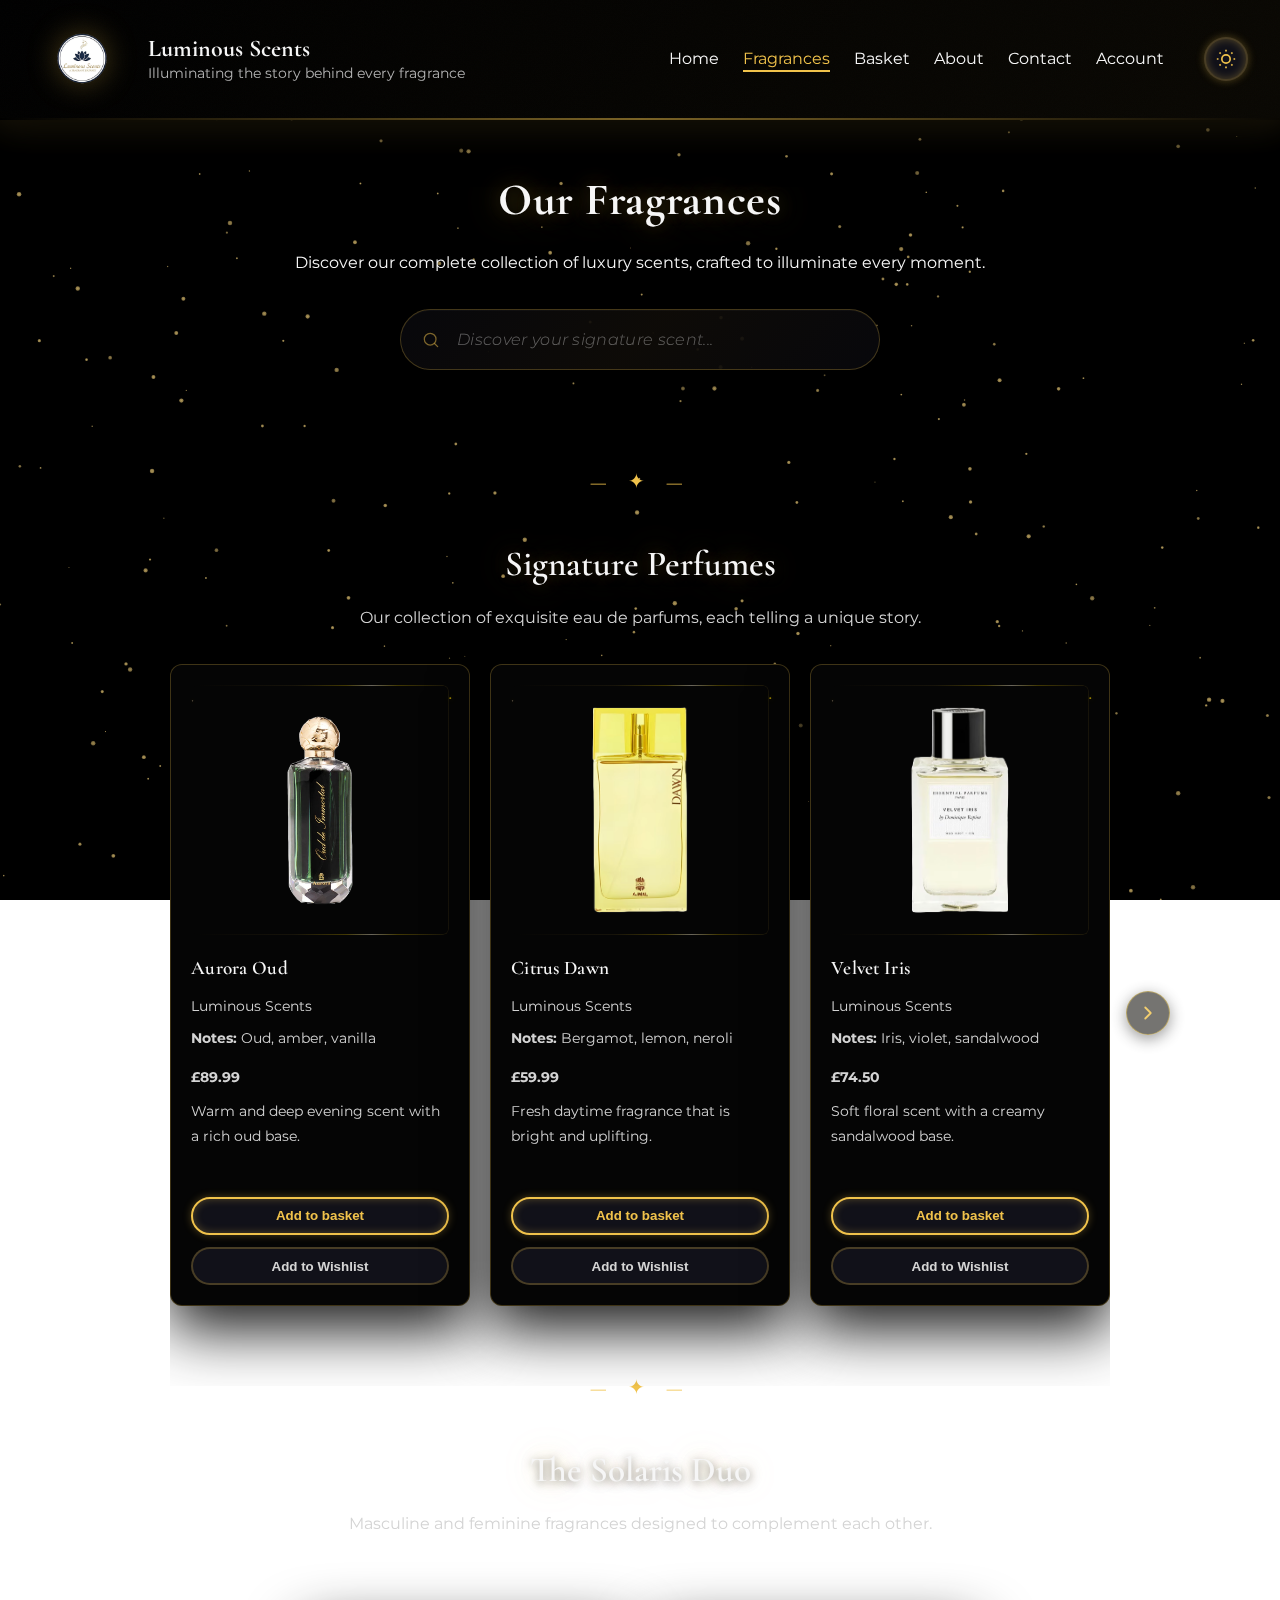
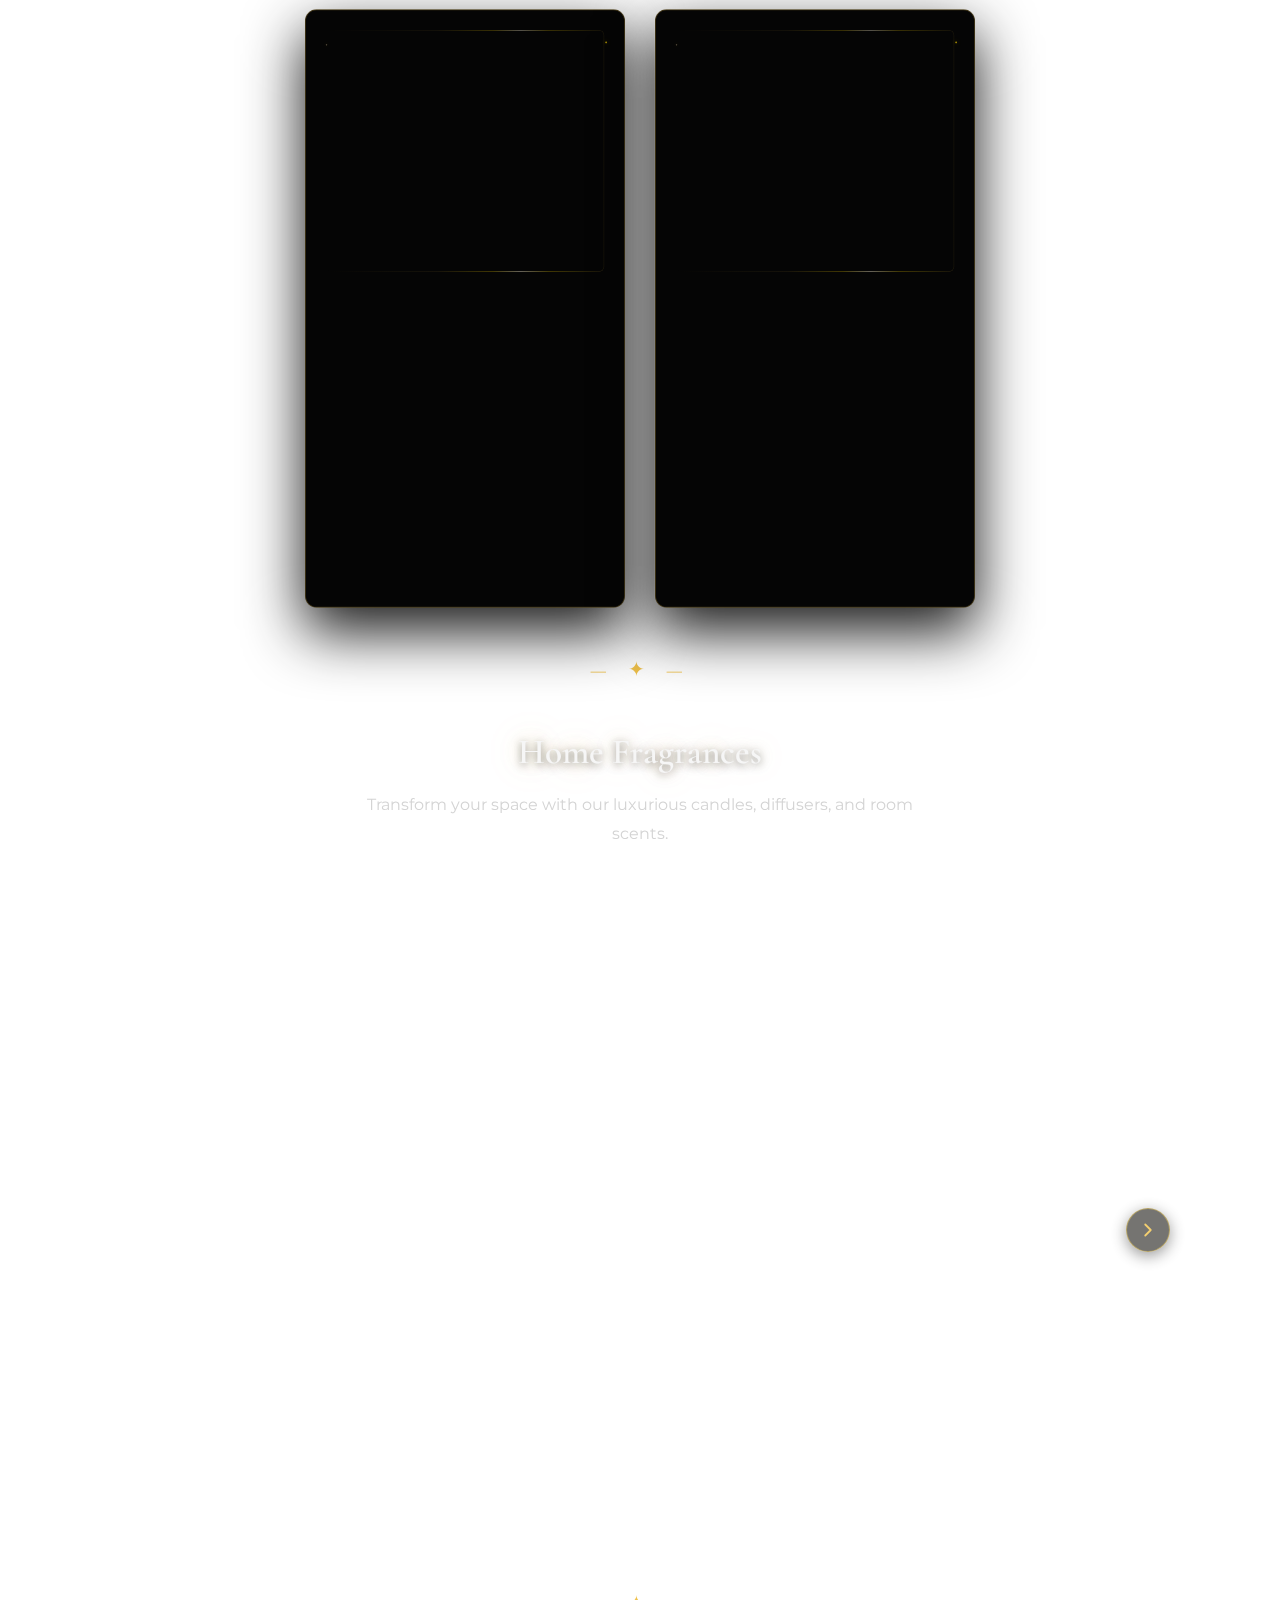
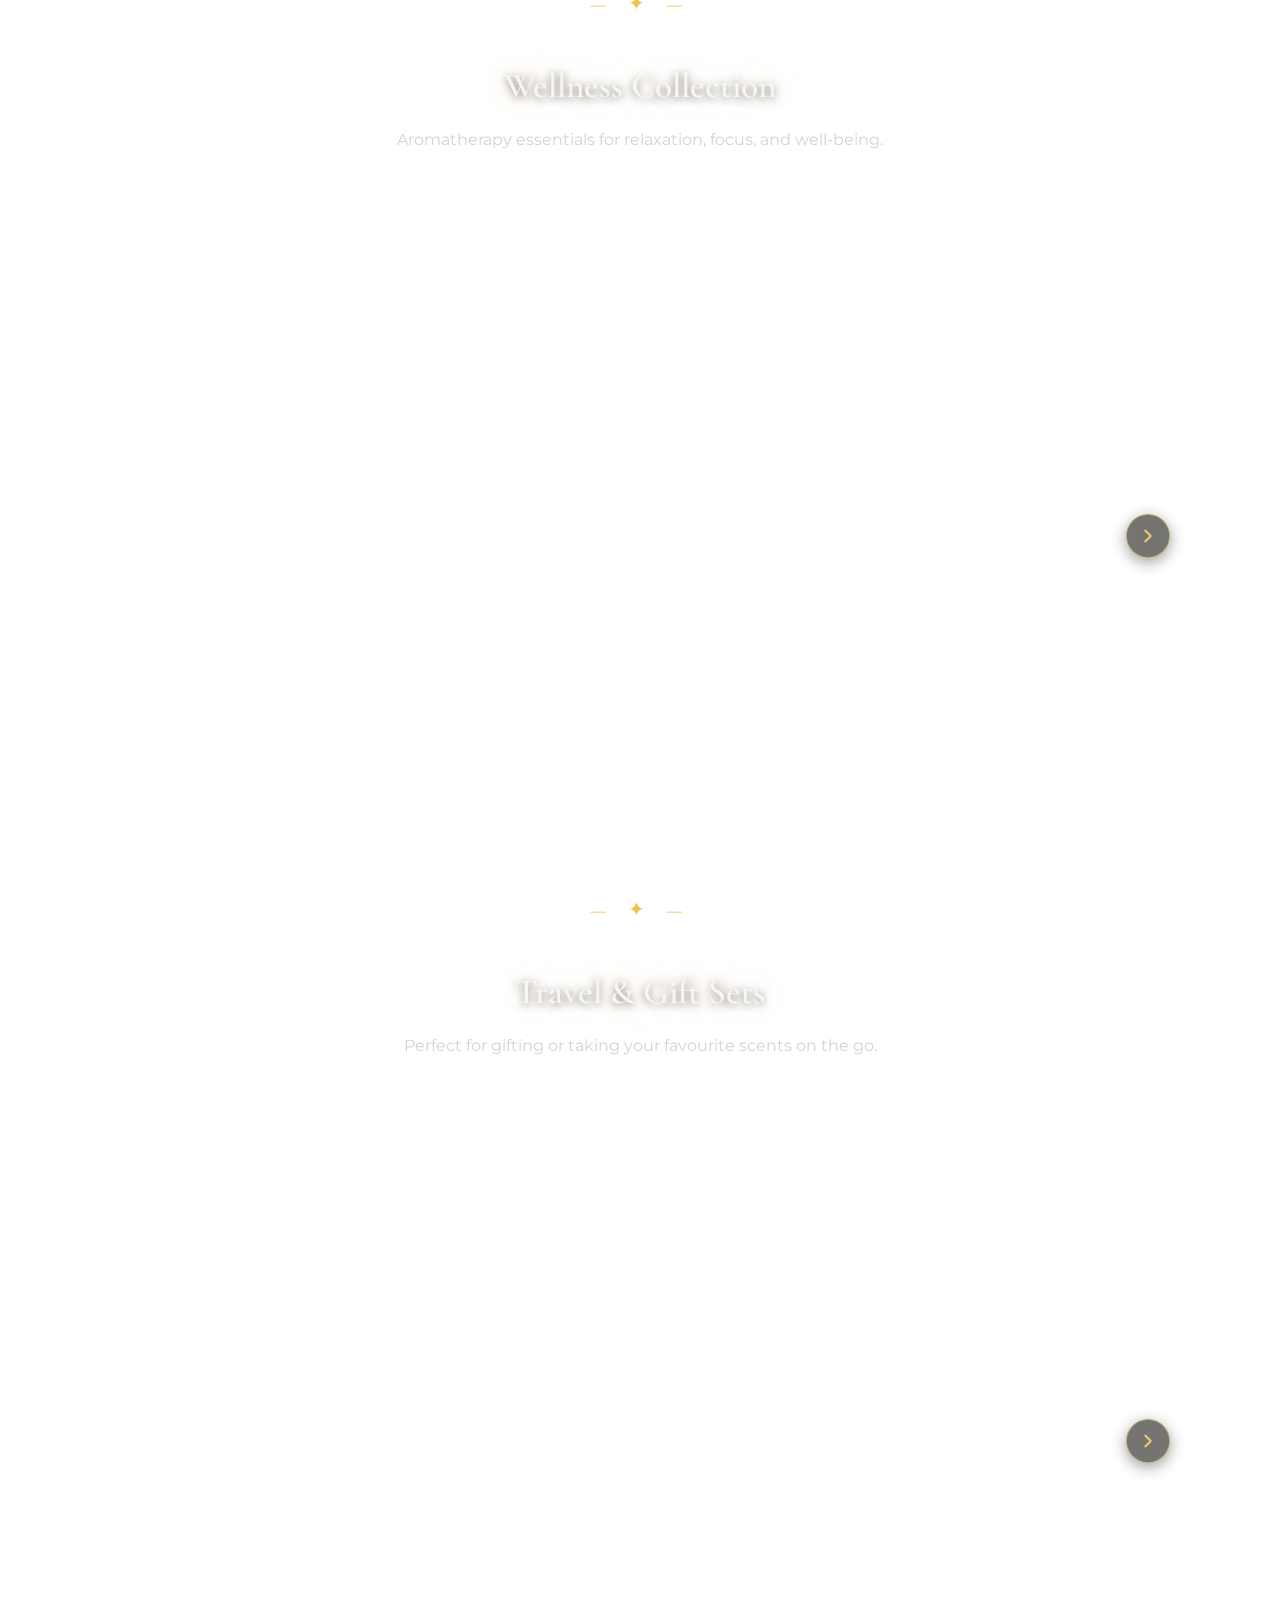
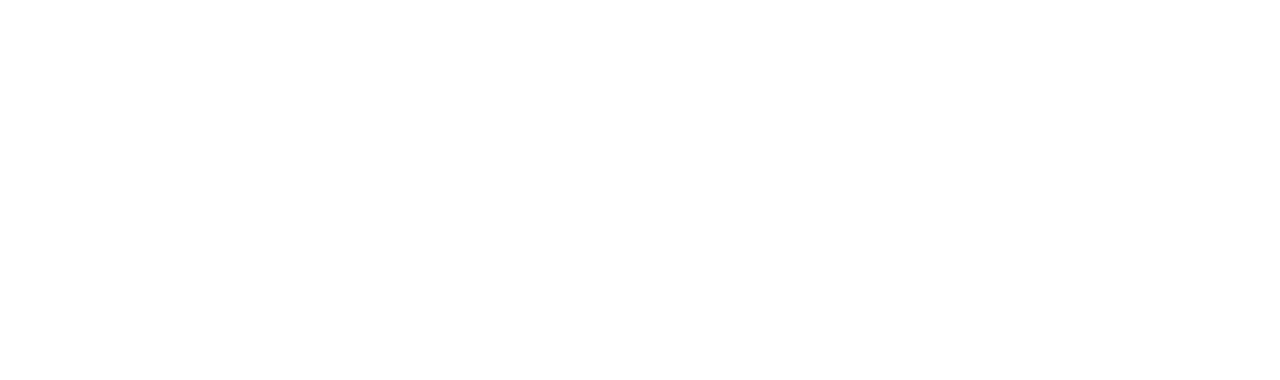
<file: products.html>
<!DOCTYPE html>
<html lang="en">
<head>
    <meta charset="UTF-8">
    <meta name="viewport" content="width=device-width, initial-scale=1.0">
    <title>Luminous Scents - Fragrances</title>
    <link rel="preconnect" href="https://fonts.googleapis.com">
    <link rel="preconnect" href="https://fonts.gstatic.com" crossorigin>
    <link href="https://fonts.googleapis.com/css2?family=Inter:wght@400;500;600;700&display=swap" rel="stylesheet">
    <link rel="stylesheet" href="css/styles.css">
    <script src="js/main.js" defer></script>
</head>
<body data-page="products">
    <div class="parallax-stars">
        <canvas id="starfield"></canvas>
        <canvas id="trailCanvas"></canvas>
    </div>
    <header class="main-header">
        <div class="logo">
            <img src="images/luminous-logo.png" alt="Luminous Scents logo" class="logo-image">
            <div class="logo-text">
                <h1>Luminous Scents</h1>
                <p>Illuminating the story behind every fragrance</p>
            </div>
        </div>
        <nav class="navbar">
            <a href="index.html">Home</a>
            <a href="products.html" class="active">Fragrances</a>
            <a href="basket.html">Basket</a>
            <a href="about.html">About</a>
            <a href="contact.html">Contact</a>
            <a href="account.html">Account</a>
            <button class="theme-toggle" id="themeToggle" aria-label="Toggle theme">
                <svg viewBox="0 0 24 24" fill="none" stroke="currentColor" stroke-width="2">
                    <circle cx="12" cy="12" r="5"/>
                    <path d="M12 1v2M12 21v2M4.22 4.22l1.42 1.42M18.36 18.36l1.42 1.42M1 12h2M21 12h2M4.22 19.78l1.42-1.42M18.36 5.64l1.42-1.42"/>
                </svg>
            </button>
        </nav>
    </header>

    <main>
        <section class="page-header">
            <h2>Our Fragrances</h2>
            <p>Discover our complete collection of luxury scents, crafted to illuminate every moment.</p>
        </section>

        <div class="search-container">
            <div class="search-box">
                <div class="search-glow"></div>
                <svg class="search-icon" viewBox="0 0 24 24" fill="none" xmlns="http://www.w3.org/2000/svg">
                    <circle cx="11" cy="11" r="7" stroke="currentColor" stroke-width="1.5"/>
                    <path d="M20 20L16.5 16.5" stroke="currentColor" stroke-width="1.5" stroke-linecap="round"/>
                </svg>
                <input type="text" id="searchInput" placeholder="Discover your signature scent...">
                <button class="search-clear" type="button" aria-label="Clear search">
                    <svg viewBox="0 0 24 24" fill="none">
                        <path d="M18 6L6 18M6 6l12 12" stroke="currentColor" stroke-width="1.5" stroke-linecap="round"/>
                    </svg>
                </button>
                <div class="search-shimmer"></div>
            </div>
            <div class="search-suggestions">
                <span class="suggestion-tag">Oud</span>
                <span class="suggestion-tag">Citrus</span>
                <span class="suggestion-tag">Floral</span>
                <span class="suggestion-tag">Woody</span>
                <span class="suggestion-tag">Fresh</span>
            </div>
        </div>

        <!-- Signature Perfumes Section -->
        <section class="product-section product-section-scrollable" data-section-category="perfume">
            <div class="section-header">
                <h3>Signature Perfumes</h3>
                <p>Our collection of exquisite eau de parfums, each telling a unique story.</p>
            </div>
            <div class="scroll-wrapper">
                <button class="scroll-btn scroll-btn-left hidden" aria-label="Scroll left">
                    <svg viewBox="0 0 24 24" fill="none">
                        <path d="M15 18l-6-6 6-6" stroke="currentColor" stroke-width="2" stroke-linecap="round" stroke-linejoin="round"/>
                    </svg>
                </button>
                <div id="perfumeContainer" class="product-scroll-container">
                    <!-- Products will be injected here by main.js -->
                </div>
                <button class="scroll-btn scroll-btn-right" aria-label="Scroll right">
                    <svg viewBox="0 0 24 24" fill="none">
                        <path d="M9 18l6-6-6-6" stroke="currentColor" stroke-width="2" stroke-linecap="round" stroke-linejoin="round"/>
                    </svg>
                </button>
            </div>
        </section>

        <!-- The Solaris Duo Section -->
        <section class="product-section solaris-duo-section" data-section-category="solaris">
            <div class="section-header">
                <h3>The Solaris Duo</h3>
                <p>Masculine and feminine fragrances designed to complement each other.</p>
            </div>
            <div id="solarisContainer" class="cards-grid solaris-grid">
                <!-- Solaris fragrances will be injected here by main.js -->
            </div>
        </section>

        <!-- Home Fragrances Section -->
        <section class="product-section product-section-scrollable" data-section-category="home">
            <div class="section-header">
                <h3>Home Fragrances</h3>
                <p>Transform your space with our luxurious candles, diffusers, and room scents.</p>
            </div>
            <div class="scroll-wrapper">
                <button class="scroll-btn scroll-btn-left hidden" aria-label="Scroll left">
                    <svg viewBox="0 0 24 24" fill="none">
                        <path d="M15 18l-6-6 6-6" stroke="currentColor" stroke-width="2" stroke-linecap="round" stroke-linejoin="round"/>
                    </svg>
                </button>
                <div id="homeContainer" class="product-scroll-container">
                    <!-- Products will be injected here by main.js -->
                </div>
                <button class="scroll-btn scroll-btn-right" aria-label="Scroll right">
                    <svg viewBox="0 0 24 24" fill="none">
                        <path d="M9 18l6-6-6-6" stroke="currentColor" stroke-width="2" stroke-linecap="round" stroke-linejoin="round"/>
                    </svg>
                </button>
            </div>
        </section>

        <!-- Wellness Section -->
        <section class="product-section product-section-scrollable" data-section-category="wellness">
            <div class="section-header">
                <h3>Wellness Collection</h3>
                <p>Aromatherapy essentials for relaxation, focus, and well-being.</p>
            </div>
            <div class="scroll-wrapper">
                <button class="scroll-btn scroll-btn-left hidden" aria-label="Scroll left">
                    <svg viewBox="0 0 24 24" fill="none">
                        <path d="M15 18l-6-6 6-6" stroke="currentColor" stroke-width="2" stroke-linecap="round" stroke-linejoin="round"/>
                    </svg>
                </button>
                <div id="wellnessContainer" class="product-scroll-container">
                    <!-- Products will be injected here by main.js -->
                </div>
                <button class="scroll-btn scroll-btn-right" aria-label="Scroll right">
                    <svg viewBox="0 0 24 24" fill="none">
                        <path d="M9 18l6-6-6-6" stroke="currentColor" stroke-width="2" stroke-linecap="round" stroke-linejoin="round"/>
                    </svg>
                </button>
            </div>
        </section>

        <!-- Travel & Gift Sets Section -->
        <section class="product-section product-section-scrollable" data-section-category="gift">
            <div class="section-header">
                <h3>Travel & Gift Sets</h3>
                <p>Perfect for gifting or taking your favourite scents on the go.</p>
            </div>
            <div class="scroll-wrapper">
                <button class="scroll-btn scroll-btn-left hidden" aria-label="Scroll left">
                    <svg viewBox="0 0 24 24" fill="none">
                        <path d="M15 18l-6-6 6-6" stroke="currentColor" stroke-width="2" stroke-linecap="round" stroke-linejoin="round"/>
                    </svg>
                </button>
                <div id="giftContainer" class="product-scroll-container">
                    <!-- Products will be injected here by main.js -->
                </div>
                <button class="scroll-btn scroll-btn-right" aria-label="Scroll right">
                    <svg viewBox="0 0 24 24" fill="none">
                        <path d="M9 18l6-6-6-6" stroke="currentColor" stroke-width="2" stroke-linecap="round" stroke-linejoin="round"/>
                    </svg>
                </button>
            </div>
        </section>
    </main>

    <footer class="site-footer">
        <p>&copy; 2025 Luminous Scents. CS2TP Team 64.</p>
    </footer>
</body>
</html>
</file>
<file: css/styles.css>
/* Google Fonts */
@import url('https://fonts.googleapis.com/css2?family=Cormorant+Garamond:ital,wght@0,400;0,500;0,600;0,700;1,400&family=Montserrat:wght@300;400;500;600;700&display=swap');

/* ===========================
   THEME VARIABLES
   =========================== */
:root {
    /* Dark Theme (Default) */
    --bg-primary: #000;
    --bg-secondary: #050505;
    --bg-tertiary: #080806;
    --bg-card: #050505;
    --bg-header: linear-gradient(135deg, rgba(0, 0, 0, 0.95) 0%, rgba(10, 8, 3, 0.92) 50%, rgba(0, 0, 0, 0.95) 100%);
    --bg-footer: linear-gradient(135deg, rgba(0, 0, 0, 0.95) 0%, rgba(10, 8, 3, 0.92) 50%, rgba(0, 0, 0, 0.95) 100%);
    --bg-input: linear-gradient(135deg, rgba(8, 8, 12, 0.95) 0%, rgba(15, 12, 8, 0.9) 50%, rgba(8, 8, 12, 0.95) 100%);
    --bg-button: #111119;
    --bg-button-hover: rgba(240, 194, 75, 0.1);
    
    --text-primary: #f6f6f6;
    --text-secondary: #d4d4d4;
    --text-tertiary: #b3b3b3;
    --text-muted: #999999;
    
    --accent-primary: #f0c24b;
    --accent-secondary: #ffd463;
    --accent-glow: rgba(240, 194, 75, 0.3);
    
    --border-color: rgba(240, 194, 75, 0.25);
    --border-hover: rgba(240, 194, 75, 0.5);
    
    --shadow-sm: rgba(0, 0, 0, 0.5);
    --shadow-md: rgba(0, 0, 0, 0.7);
    --shadow-lg: rgba(0, 0, 0, 0.9);
    
    --starfield-bg: #000;
    --starfield-opacity: 1;
}

[data-theme="light"] {
    /* Light Theme - Luxurious */
    --bg-primary: #faf8f3;
    --bg-secondary: #f5f2eb;
    --bg-tertiary: #f0ede5;
    --bg-card: #ffffff;
    --bg-header: linear-gradient(135deg, rgba(255, 252, 245, 0.98) 0%, rgba(250, 248, 240, 0.95) 50%, rgba(255, 252, 245, 0.98) 100%);
    --bg-footer: linear-gradient(135deg, rgba(255, 252, 245, 0.98) 0%, rgba(250, 248, 240, 0.95) 50%, rgba(255, 252, 245, 0.98) 100%);
    --bg-input: linear-gradient(135deg, rgba(255, 255, 255, 0.95) 0%, rgba(250, 248, 240, 0.9) 50%, rgba(255, 255, 255, 0.95) 100%);
    --bg-button: #ffffff;
    --bg-button-hover: rgba(240, 194, 75, 0.15);
    
    --text-primary: #2c2416;
    --text-secondary: #4a4235;
    --text-tertiary: #6b6355;
    --text-muted: #8a8275;
    
    --accent-primary: #c9a961;
    --accent-secondary: #d4b876;
    --accent-glow: rgba(201, 169, 97, 0.4);
    
    --border-color: rgba(201, 169, 97, 0.3);
    --border-hover: rgba(201, 169, 97, 0.6);
    
    --shadow-sm: rgba(0, 0, 0, 0.08);
    --shadow-md: rgba(0, 0, 0, 0.12);
    --shadow-lg: rgba(0, 0, 0, 0.18);
    
    --starfield-bg: #faf8f3;
    --starfield-opacity: 0.85;
}

/* Global reset */
*, *::before, *::after {
    box-sizing: border-box;
    margin: 0;
    padding: 0;
}

html, body {
    margin: 0 !important;
    padding: 0 !important;
    width: 100% !important;
    max-width: 100% !important;
    cursor: url('data:image/svg+xml;utf8,<svg xmlns="http://www.w3.org/2000/svg" width="24" height="24" viewBox="0 0 24 24"><circle cx="12" cy="12" r="6" fill="%23f0c24b" opacity="0.8"/><circle cx="12" cy="12" r="3" fill="%23ffffff"/></svg>') 12 12, auto;
}

html {
    height: 100%;
}

a, button, .btn-primary, .btn-secondary, .qty-btn {
    cursor: url('data:image/svg+xml;utf8,<svg xmlns="http://www.w3.org/2000/svg" width="24" height="24" viewBox="0 0 24 24"><circle cx="12" cy="12" r="8" fill="%23ffd463" opacity="0.9"/><circle cx="12" cy="12" r="4" fill="%23ffffff"/></svg>') 12 12, pointer;
}

input, textarea {
    cursor: url('data:image/svg+xml;utf8,<svg xmlns="http://www.w3.org/2000/svg" width="24" height="24" viewBox="0 0 24 24"><line x1="12" y1="4" x2="12" y2="20" stroke="%23f0c24b" stroke-width="2"/></svg>') 12 12, text;
}

body {
    font-family: 'Montserrat', -apple-system, BlinkMacSystemFont, 'Segoe UI', sans-serif;
    background: transparent;
    color: var(--text-primary);
    line-height: 1.8;
    position: relative;
    min-height: 100vh;
    width: 100%;
    max-width: 100%;
    margin: 0;
    padding: 0;
    display: flex;
    flex-direction: column;
    align-items: stretch;
    -webkit-font-smoothing: antialiased;
    font-smooth: always;
    overflow-x: hidden;
    transition: color 0.3s ease, background-color 0.3s ease;
}

/* Headings */
h1, h2 {
    font-family: 'Cormorant Garamond', Georgia, 'Times New Roman', serif;
    font-weight: 700;
}

h3, h4, h5, h6 {
    font-family: 'Cormorant Garamond', Georgia, 'Times New Roman', serif;
    font-weight: 600;
}

/* Animations */
@keyframes fadeInUp {
    from {
        opacity: 0;
        transform: translateY(20px);
    }
    to {
        opacity: 1;
        transform: translateY(0);
    }
}

@keyframes fadeInLeft {
    from {
        opacity: 0;
        transform: translateX(-20px);
    }
    to {
        opacity: 1;
        transform: translateX(0);
    }
}

@keyframes pulse {
    0%, 100% {
        transform: scale(1);
    }
    50% {
        transform: scale(1.1);
    }
}

@keyframes glow {
    0%, 100% {
        box-shadow: 0 0 5px var(--accent-glow);
    }
    50% {
        box-shadow: 0 0 15px var(--accent-primary), 0 0 25px var(--accent-glow);
    }
}

@keyframes dividerPulse {
    0%, 100% {
        text-shadow: 0 0 12px var(--accent-glow), 0 0 25px var(--accent-glow);
        opacity: 0.65;
    }
    50% {
        text-shadow: 0 0 30px var(--accent-primary), 0 0 60px var(--accent-glow), 0 0 90px var(--accent-glow);
        opacity: 1;
    }
}

@keyframes starBorderRotate {
    0% {
        background-position: 0% 50%;
    }
    100% {
        background-position: 200% 50%;
    }
}

@keyframes starTwinkle {
    0%, 100% {
        opacity: 0.3;
    }
    50% {
        opacity: 0.7;
    }
}

@keyframes fadeInUpScale {
    from {
        opacity: 0;
        transform: translateY(20px) scale(0.95);
    }
    to {
        opacity: 1;
        transform: translateY(0) scale(1);
    }
}

@keyframes fadeIn {
    from {
        opacity: 0;
        transform: translateY(10px);
    }
    to {
        opacity: 1;
        transform: translateY(0);
    }
}

@keyframes fadeInScale {
    from {
        opacity: 0;
        transform: translate(-50%, -50%) scale(0.85);
    }
    to {
        opacity: 1;
        transform: translate(-50%, -50%) scale(1);
    }
}

@keyframes headerShimmer {
    0%, 100% { background-position: 0% 50%; }
    50% { background-position: 100% 50%; }
}
/* Scroll reveal animations */
.scroll-reveal {
    opacity: 0;
    transform: translateY(20px);
    transition: opacity 0.6s ease-out 0.1s, transform 0.6s ease-out 0.1s;
}

.scroll-reveal.revealed {
    opacity: 1;
    transform: translateY(0);
    transition: opacity 0.5s ease-out, transform 0.5s ease-out;
}

/* Cards: don't use opacity so children can have their own fade animations */
.card.scroll-reveal {
    opacity: 1;
    transform: translateY(30px) scale(0.97);
    transition: transform 0.5s ease-out;
}

.card.scroll-reveal.revealed {
    transform: translateY(0) scale(1);
}

.card.scroll-reveal:not(.revealed) {
    transform: translateY(30px) scale(0.97);
}

/* Filter animation - simple fade when filter is removed */
@keyframes filterFadeIn {
    from {
        opacity: 0;
        transform: translateY(20px);
    }
    to {
        opacity: 1;
        transform: translateY(0);
    }
}

.card.filter-animate {
    animation: filterFadeIn 0.5s ease-out both;
}

/* Override all child transitions during filter animation */
.card.filter-animate .product-image,
.card.filter-animate h3,
.card.filter-animate p,
.card.filter-animate .price,
.card.filter-animate .btn-primary {
    opacity: 1 !important;
    transform: none !important;
    transition: none !important;
}


/* Parallax stars */
.parallax-stars {
    position: fixed;
    inset: 0;
    z-index: 1;
    overflow: hidden;
    background: var(--starfield-bg);
    transition: background 0.3s ease;
}

[data-theme="light"] .parallax-stars {
    opacity: var(--starfield-opacity);
}

#starfield {
    width: 100%;
    height: 100%;
    display: block;
}

#trailCanvas {
    position: fixed;
    top: 0;
    left: 0;
    width: 100%;
    height: 100%;
    pointer-events: none;
    z-index: 1;
}

/* Layout */

.main-header {
    display: flex;
    justify-content: space-between;
    align-items: center;
    width: 100%;
    height: 120px;
    padding: 0 2rem;
    box-sizing: border-box;
    border-bottom: 2px solid transparent;
    border-image: linear-gradient(90deg, transparent, var(--border-hover), transparent) 1;
    background: var(--bg-header);
    background-size: 200% 100%;
    backdrop-filter: blur(32px);
    -webkit-backdrop-filter: blur(32px);
    box-shadow: 0 18px 40px var(--shadow-md), 0 0 60px var(--accent-glow);
    position: relative;
    z-index: 100;
    animation: headerShimmer 8s ease-in-out infinite;
    transition: background 0.3s ease, box-shadow 0.3s ease, border-image 0.3s ease;
}

.main-header:hover {
    box-shadow: 0 18px 40px var(--shadow-md), 0 0 35px var(--accent-glow);
}

.main-header::before {
    content: '';
    position: absolute;
    inset: 0;
    background-image: url('data:image/svg+xml;utf8,<svg xmlns="http://www.w3.org/2000/svg" width="100" height="100"><filter id="noise"><feTurbulence type="fractalNoise" baseFrequency="0.9" numOctaves="4" /></filter><rect width="100" height="100" filter="url(%23noise)" opacity="0.03"/></svg>');
    opacity: 0.4;
    pointer-events: none;
}

/* Logo */

.logo {
    display: flex;
    align-items: center;
    gap: 1rem;
}

.logo-image {
    width: 100px;
    height: 100px;
    object-fit: contain;
    border-radius: 50%;
    filter: drop-shadow(0 0 15px rgba(240, 194, 75, 0.3));
    transition: filter 0.3s ease;
}

.logo-image:hover {
    filter: drop-shadow(0 0 25px rgba(240, 194, 75, 0.6));
}

.logo-text {
    display: flex;
    flex-direction: column;
}

.logo-text h1 {
    font-size: 1.5rem;
    color: var(--text-primary);
    background: linear-gradient(90deg, var(--accent-primary) 0%, var(--accent-primary) 50%, var(--text-primary) 50%, var(--text-primary) 100%);
    background-size: 200% 100%;
    background-position: 100% 0;
    -webkit-background-clip: text;
    -webkit-text-fill-color: transparent;
    background-clip: text;
    transition: background-position 0.5s ease;
    margin: 0;
    line-height: 1.2;
}

.logo-text h1:hover {
    background-position: 0% 0;
}

.logo-text p {
    font-size: 0.9rem;
    color: var(--text-tertiary);
    margin: 0;
    line-height: 1.4;
    transition: color 0.3s ease;
}

/* Navigation */

.navbar {
    display: flex;
    align-items: center;
    gap: 1.5rem;
}

.navbar a {
    text-decoration: none;
    color: var(--text-primary);
    font-size: 1rem;
    transition: color 0.3s ease, text-shadow 0.3s ease;
    position: relative;
    padding-bottom: 4px;
}

.navbar a::after {
    content: '';
    position: absolute;
    bottom: 0;
    left: 0;
    width: 0;
    height: 2px;
    background: linear-gradient(90deg, transparent, var(--accent-primary), transparent);
    transition: width 0.3s ease;
}

.navbar a:hover {
    color: var(--accent-primary);
    text-shadow: 0 0 10px var(--accent-glow);
}

.navbar a:hover::after {
    width: 100%;
}

.navbar a.active {
    color: var(--accent-primary);
    text-decoration: underline;
    text-underline-offset: 6px;
    text-decoration-thickness: 2px;
}

/* Theme Toggle Button */
.theme-toggle {
    display: flex;
    align-items: center;
    justify-content: center;
    width: 44px;
    height: 44px;
    border-radius: 50%;
    background: var(--bg-button);
    border: 2px solid var(--border-color);
    color: var(--accent-primary);
    cursor: pointer;
    transition: all 0.3s ease;
    box-shadow: 0 0 8px var(--accent-glow), inset 0 0 8px var(--accent-glow);
    position: relative;
    z-index: 2;
    margin-left: 1rem;
}

.theme-toggle:hover {
    background: var(--bg-button-hover);
    border-color: var(--border-hover);
    box-shadow: 0 0 15px var(--accent-glow), 0 0 30px var(--accent-glow), inset 0 0 15px var(--accent-glow);
    transform: scale(1.05);
}

.theme-toggle svg {
    width: 20px;
    height: 20px;
    transition: transform 0.3s ease;
}

.theme-toggle:hover svg {
    transform: rotate(15deg);
}

main {
    padding: 2.5rem 1.5rem;
    max-width: 1100px;
    margin: 0 auto;
    position: relative;
    z-index: 50;
    flex: 1;
}

/* Products page needs wider main for scrollable sections */
body[data-page="products"] main {
    max-width: 1400px;
    padding: 2.5rem 3rem;
}

/* Footer */

.site-footer {
    text-align: center;
    padding: 2rem;
    margin-top: 2rem;
    margin-left: 0;
    margin-right: 0;
    width: 100%;
    border-top: 1px solid var(--border-color);
    font-size: 0.85rem;
    color: var(--text-tertiary);
    letter-spacing: 0.12em;
    background: var(--bg-footer);
    backdrop-filter: blur(32px);
    -webkit-backdrop-filter: blur(32px);
    box-shadow: 0 -12px 30px var(--shadow-md);
    position: relative;
    z-index: 100;
    transition: opacity 0.8s ease-out, transform 0.8s ease-out, box-shadow 0.4s ease, border-color 0.4s ease, background 0.3s ease, color 0.3s ease;
}

.site-footer:hover {
    box-shadow: 0 -12px 30px var(--shadow-md), 0 0 25px var(--accent-glow);
    border-top-color: var(--border-hover);
}

/* Hero section */

.hero {
    display: flex;
    align-items: center;
    justify-content: center;
    padding: 3rem 0 0 0;
    margin-bottom: 4rem;
}

.hero-text {
    max-width: 650px;
    text-align: center;
}

.hero-text h2 {
    font-size: 3rem;
    margin-bottom: 1.25rem;
    letter-spacing: 0.8px;
    text-shadow: 0 2px 8px var(--shadow-sm), 0 0 20px var(--accent-glow), 0 0 40px var(--accent-glow);
    color: var(--text-primary);
    transition: color 0.4s ease, text-shadow 0.4s ease;
    display: inline-block;
}

@media (hover: hover) and (pointer: fine) {
    .hero-text h2:hover {
        color: var(--accent-primary);
        text-shadow: 0 2px 8px var(--shadow-sm), 0 0 30px var(--accent-glow), 0 0 50px var(--accent-glow);
    }
}

.hero-text p {
    margin-bottom: 1.5rem;
    color: var(--text-secondary);
}

/* Buttons */

.btn-primary {
    display: inline-block;
    padding: 0.6rem 1.4rem;
    border-radius: 50px;
    border: 2px solid var(--accent-primary);
    background-color: var(--bg-button);
    color: var(--accent-primary);
    font-weight: bold;
    text-decoration: none;
    cursor: pointer;
    transition: all 0.3s ease;
    box-shadow: 0 0 8px var(--accent-glow), inset 0 0 8px var(--accent-glow);
    position: relative;
    z-index: 2;
}

.btn-primary:hover {
    background-color: var(--bg-button-hover);
    transform: scale(1.05);
    box-shadow: 0 0 15px var(--accent-glow), 0 0 30px var(--accent-glow), inset 0 0 15px var(--accent-glow);
    border-color: var(--accent-secondary);
    color: var(--accent-secondary);
}

.btn-secondary {
    display: inline-block;
    padding: 0.6rem 1.4rem;
    border-radius: 50px;
    border: 2px solid var(--accent-primary);
    background-color: var(--bg-button);
    color: var(--accent-primary);
    font-weight: bold;
    text-decoration: none;
    cursor: pointer;
    transition: all 0.3s ease;
    box-shadow: 0 0 8px var(--accent-glow), inset 0 0 8px var(--accent-glow);
    position: relative;
    z-index: 2;
}

.btn-secondary:hover {
    background-color: var(--bg-button-hover);
    transform: scale(1.05);
    box-shadow: 0 0 15px var(--accent-glow), 0 0 30px var(--accent-glow), inset 0 0 15px var(--accent-glow);
    border-color: var(--accent-secondary);
    color: var(--accent-secondary);
}

/* Auth form */

.auth-section {
    margin-top: 2.5rem;
    margin-left: auto;
    margin-right: auto;
    max-width: 340px;
    text-align: center;
}

.auth-section h3 {
    display: inline-block;
    margin-bottom: 0.75rem;
    font-weight: 600;
    letter-spacing: 0.3px;
    font-size: 1.3rem;
    text-shadow: 0 2px 6px var(--shadow-sm);
    color: var(--text-primary);
    transition: color 0.4s ease, text-shadow 0.4s ease;
}

@media (hover: hover) and (pointer: fine) {
    .auth-section h3:hover {
        color: var(--accent-primary);
        text-shadow: 0 2px 8px var(--shadow-sm), 0 0 30px var(--accent-glow), 0 0 50px var(--accent-glow);
    }
}

.small-text {
    font-size: 0.8rem;
    color: var(--text-muted);
    margin-bottom: 0.75rem;
    font-weight: 400;
    line-height: 1.5;
    transition: color 0.3s ease;
}

.auth-form {
    background: var(--bg-card);
    backdrop-filter: blur(16px);
    padding: 1.25rem 1.5rem;
    border-radius: 12px;
    border: 1px solid var(--border-color);
    box-shadow: 0 16px 40px var(--shadow-md);
    position: relative;
    z-index: 2;
    text-align: left;
    transition: background 0.3s ease, border-color 0.3s ease, box-shadow 0.3s ease;
}

.form-row {
    margin-bottom: 0.9rem;
    display: flex;
    flex-direction: column;
}

.form-row label {
    margin-bottom: 0.3rem;
    font-size: 0.9rem;
    color: var(--text-secondary);
    transition: color 0.3s ease;
}

.form-row input[type="email"],
.form-row input[type="password"],
.form-row input[type="text"],
.form-row textarea {
    padding: 0.65rem 0.9rem;
    border-radius: 4px;
    border: 1px solid var(--border-color);
    background: var(--bg-input) !important;
    color: var(--text-primary) !important;
    transition: background-color 9999s ease-out, border-color 0.3s ease, box-shadow 0.3s ease, color 0.3s ease;
    font-size: 0.95rem;
    width: 100%;
    position: relative;
    z-index: 2;
}

.form-row textarea {
    resize: none;
    overflow: hidden;
    min-height: 120px;
    line-height: 1.5;
}

.form-row input[type="email"]::placeholder,
.form-row input[type="password"]::placeholder,
.form-row input[type="text"]::placeholder,
.form-row textarea::placeholder {
    color: rgba(255, 255, 255, 0.5);
}

input:-webkit-autofill,
input:-webkit-autofill:hover,
input:-webkit-autofill:focus,
textarea:-webkit-autofill,
textarea:-webkit-autofill:hover,
textarea:-webkit-autofill:focus {
    -webkit-box-shadow: 0 0 0px 1000px rgba(0, 0, 0, 0.8) inset !important;
    background-color: rgba(0, 0, 0, 0.8) !important;
    background: linear-gradient(135deg, rgba(0, 0, 0, 0.8) 0%, rgba(15, 12, 5, 0.75) 50%, rgba(0, 0, 0, 0.8) 100%) inset 0 0 0 1000px !important;
    -webkit-text-fill-color: #ffffff !important;
    caret-color: #ffffff !important;
    transition: background-color 9999s ease-out;
}

.form-row input[type="email"]:focus,
.form-row input[type="password"]:focus,
.form-row input[type="text"]:focus,
.form-row textarea:focus {
    outline: none;
    border-color: var(--border-hover);
    box-shadow: 0 0 15px var(--accent-glow);
}

.form-row input[type="checkbox"] {
    margin-right: 0.5rem;
    accent-color: var(--accent-primary);
}

.auth-form .btn-primary {
    width: 100%;
    margin-top: 0.25rem;
}

.form-message {
    margin-top: 0.75rem;
    font-size: 0.9rem;
}

.form-message.show {
    animation: fadeIn 0.5s ease-out forwards;
}

/* Field validation styles */
.field-error {
    display: block;
    font-size: 0.8rem;
    color: #ff6b6b;
    margin-top: 0.4rem;
    min-height: 1.2rem;
    opacity: 0;
    transform: translateY(-5px);
    transition: opacity 0.3s ease, transform 0.3s ease;
}

.field-error.show {
    opacity: 1;
    transform: translateY(0);
}

.form-row input.input-error {
    border-color: #ff6b6b !important;
    box-shadow: 0 0 10px rgba(255, 107, 107, 0.2) !important;
}

.form-row input[type="email"].input-success,
.form-row input[type="password"].input-success,
.form-row input[type="text"].input-success,
.form-row input[type="tel"].input-success,
.form-row input.input-success,
.form-row textarea.input-success {
    border-color: rgba(240, 194, 75, 0.5) !important;
    box-shadow: none !important;
    animation: none !important;
}

/* Password requirements */
.password-requirements {
    display: none;
    flex-direction: column;
    gap: 0.3rem;
    margin-top: 0.5rem;
    padding: 0.75rem;
    background: rgba(0, 0, 0, 0.3);
    border-radius: 6px;
    border: 1px solid rgba(240, 194, 75, 0.1);
}

.password-requirements.show {
    display: flex;
    animation: fadeIn 0.3s ease-out;
}

.password-requirements .req {
    font-size: 0.75rem;
    color: #888;
    transition: color 0.3s ease;
}

.password-requirements .req.valid {
    color: #f0c24b;
    text-shadow: 0 0 8px rgba(240, 194, 75, 0.6);
    animation: reqPulse 2.5s ease-in-out infinite;
}

@keyframes reqPulse {
    0%, 100% {
        text-shadow: 0 0 4px rgba(240, 194, 75, 0.3);
    }
    50% {
        text-shadow: 0 0 12px rgba(240, 194, 75, 0.7), 0 0 20px rgba(240, 194, 75, 0.3);
    }
}

.password-requirements .req.valid::first-letter {
    content: '✓';
}

/* Success Toast */
.success-toast {
    position: fixed;
    top: 50%;
    left: 50%;
    transform: translate(-50%, -50%) scale(0.9);
    display: flex;
    align-items: center;
    gap: 1rem;
    padding: 1.25rem 2rem;
    min-width: 320px;
    max-width: 90vw;
    background: var(--bg-card);
    border: 1px solid var(--border-hover);
    border-radius: 12px;
    box-shadow: 0 20px 60px var(--shadow-lg), 0 0 30px var(--accent-glow);
    z-index: 1000;
    opacity: 0;
    transition: opacity 0.4s ease, transform 0.4s cubic-bezier(0.4, 0, 0.2, 1), background 0.3s ease, border-color 0.3s ease;
    pointer-events: none;
}

.success-toast.show {
    opacity: 1;
    transform: translate(-50%, -50%) scale(1);
    pointer-events: auto;
    animation: toastShimmer 3s ease-in-out infinite;
}

.toast-icon {
    position: relative;
    width: 20px;
    height: 20px;
    min-width: 20px;
    min-height: 20px;
    background: rgba(240, 194, 75, 0.15);
    border: 1.5px solid rgba(240, 194, 75, 0.6);
    border-radius: 50%;
    animation: toastIconGlow 2s ease-in-out infinite;
}

.toast-icon::after {
    content: '';
    position: absolute;
    left: 6px;
    top: 3px;
    width: 5px;
    height: 9px;
    border: solid #f0c24b;
    border-width: 0 2px 2px 0;
    transform: rotate(45deg);
}

@keyframes toastIconGlow {
    0%, 100% {
        box-shadow: 0 0 6px rgba(240, 194, 75, 0.3);
        border-color: rgba(240, 194, 75, 0.5);
    }
    50% {
        box-shadow: 0 0 14px rgba(240, 194, 75, 0.5), 0 0 24px rgba(240, 194, 75, 0.2);
        border-color: rgba(240, 194, 75, 0.8);
    }
}

@keyframes toastShimmer {
    0%, 100% {
        box-shadow: 0 10px 40px rgba(0, 0, 0, 0.8), 0 0 15px rgba(240, 194, 75, 0.1);
    }
    50% {
        box-shadow: 0 10px 40px rgba(0, 0, 0, 0.8), 0 0 30px rgba(240, 194, 75, 0.25), 0 0 50px rgba(240, 194, 75, 0.1);
    }
}

.toast-message {
    color: var(--text-primary);
    font-size: 0.95rem;
    white-space: nowrap;
    transition: color 0.3s ease;
}

/* Page header */

.page-header {
    margin-bottom: 2rem;
    text-align: center;
}

.page-header h2 {
    font-size: 2.8rem;
    letter-spacing: 0.7px;
    text-shadow: 0 2px 8px var(--shadow-sm), 0 0 20px var(--accent-glow), 0 0 40px var(--accent-glow);
    margin-bottom: 0.5rem;
    color: var(--text-primary);
    transition: color 0.4s ease, text-shadow 0.4s ease;
    display: inline-block;
}

@media (hover: hover) and (pointer: fine) {
    .page-header h2:hover {
        color: var(--accent-primary);
        text-shadow: 0 2px 8px var(--shadow-sm), 0 0 30px var(--accent-glow), 0 0 50px var(--accent-glow);
    }
}

/* Enhanced Search Box */

.search-container {
    margin-bottom: 2.5rem;
    text-align: center;
    position: relative;
    z-index: 50;
}

.search-box {
    position: relative;
    display: inline-flex;
    align-items: center;
    width: 100%;
    max-width: 480px;
    background: var(--bg-input);
    border: 1px solid var(--border-color);
    border-radius: 60px;
    padding: 0.25rem;
    transition: all 0.4s cubic-bezier(0.4, 0, 0.2, 1);
    box-shadow: 
        0 4px 24px var(--shadow-md),
        inset 0 1px 0 rgba(255, 255, 255, 0.03);
    overflow: hidden;
}

.search-box::before {
    content: '';
    position: absolute;
    inset: 0;
    border-radius: 60px;
    padding: 1px;
    background: linear-gradient(
        135deg,
        transparent 0%,
        rgba(240, 194, 75, 0.1) 25%,
        rgba(240, 194, 75, 0.3) 50%,
        rgba(240, 194, 75, 0.1) 75%,
        transparent 100%
    );
    -webkit-mask: linear-gradient(#fff 0 0) content-box, linear-gradient(#fff 0 0);
    -webkit-mask-composite: xor;
    mask-composite: exclude;
    opacity: 0;
    transition: opacity 0.4s ease;
    pointer-events: none;
}

.search-box:hover::before,
.search-box:focus-within::before {
    opacity: 1;
}

.search-glow {
    position: absolute;
    inset: -2px;
    border-radius: 62px;
    background: radial-gradient(
        ellipse 60% 40% at 50% 0%,
        rgba(240, 194, 75, 0.15) 0%,
        transparent 70%
    );
    opacity: 0;
    transition: opacity 0.5s ease;
    pointer-events: none;
}

.search-box:focus-within .search-glow {
    opacity: 1;
}

.search-box:hover {
    border-color: var(--border-hover);
    box-shadow: 
        0 8px 32px var(--shadow-md),
        0 0 20px var(--accent-glow),
        inset 0 1px 0 rgba(255, 255, 255, 0.05);
}

.search-box:focus-within {
    border-color: var(--border-hover);
    box-shadow: 
        0 12px 48px var(--shadow-md),
        0 0 40px var(--accent-glow),
        0 0 80px var(--accent-glow),
        inset 0 1px 0 rgba(255, 255, 255, 0.05);
    transform: scale(1.02);
}

.search-icon {
    position: absolute;
    left: 1.25rem;
    width: 20px;
    height: 20px;
    color: rgba(240, 194, 75, 0.5);
    transition: all 0.3s ease;
    pointer-events: none;
    z-index: 2;
}

[data-theme="light"] .search-icon {
    color: rgba(201, 169, 97, 0.6);
}

.search-box:focus-within .search-icon {
    color: rgba(240, 194, 75, 0.9);
    filter: drop-shadow(0 0 6px rgba(240, 194, 75, 0.4));
    transform: scale(1.1);
}

[data-theme="light"] .search-box:focus-within .search-icon {
    color: var(--accent-primary);
    filter: drop-shadow(0 0 6px var(--accent-glow));
}

.search-box input {
    width: 100%;
    padding: 1rem 3rem 1rem 3.25rem;
    background: transparent;
    border: none;
    color: var(--text-primary);
    font-size: 1rem;
    font-family: 'Montserrat', sans-serif;
    letter-spacing: 0.02em;
    outline: none;
    z-index: 2;
    position: relative;
    transition: color 0.3s ease;
}

.search-box input::placeholder {
    color: rgba(255, 255, 255, 0.35);
    font-style: italic;
    font-weight: 300;
    transition: all 0.3s ease;
}

[data-theme="light"] .search-box input::placeholder {
    color: rgba(44, 36, 22, 0.5);
}

.search-box:focus-within input::placeholder {
    color: rgba(255, 255, 255, 0.5);
    letter-spacing: 0.08em;
}

[data-theme="light"] .search-box:focus-within input::placeholder {
    color: rgba(44, 36, 22, 0.7);
}

.search-clear {
    position: absolute;
    right: 1rem;
    width: 28px;
    height: 28px;
    display: flex;
    align-items: center;
    justify-content: center;
    background: rgba(240, 194, 75, 0.1);
    border: 1px solid rgba(240, 194, 75, 0.2);
    border-radius: 50%;
    cursor: pointer;
    opacity: 0;
    transform: scale(0.8) rotate(-90deg);
    transition: all 0.3s cubic-bezier(0.4, 0, 0.2, 1);
    z-index: 3;
}

[data-theme="light"] .search-clear {
    background: rgba(201, 169, 97, 0.15);
    border: 1px solid rgba(201, 169, 97, 0.3);
}

.search-clear svg {
    width: 12px;
    height: 12px;
    color: rgba(240, 194, 75, 0.7);
    transition: color 0.2s ease;
}

[data-theme="light"] .search-clear svg {
    color: rgba(201, 169, 97, 0.8);
}

.search-clear:hover {
    background: rgba(240, 194, 75, 0.2);
    border-color: rgba(240, 194, 75, 0.4);
}

[data-theme="light"] .search-clear:hover {
    background: rgba(201, 169, 97, 0.25);
    border-color: rgba(201, 169, 97, 0.5);
}

.search-clear:hover svg {
    color: #f0c24b;
}

[data-theme="light"] .search-clear:hover svg {
    color: var(--accent-primary);
}

.search-box.has-value .search-clear {
    opacity: 1;
    transform: scale(1) rotate(0deg);
}

.search-shimmer {
    position: absolute;
    top: 0;
    left: -100%;
    width: 100%;
    height: 100%;
    background: linear-gradient(
        90deg,
        transparent 0%,
        rgba(240, 194, 75, 0.03) 40%,
        rgba(240, 194, 75, 0.08) 50%,
        rgba(240, 194, 75, 0.03) 60%,
        transparent 100%
    );
    pointer-events: none;
    z-index: 1;
}

.search-box:focus-within .search-shimmer {
    animation: searchShimmer 2s ease-in-out;
}

@keyframes searchShimmer {
    0% { left: -100%; }
    100% { left: 200%; }
}

/* Suggestion Tags */
.search-suggestions {
    display: flex;
    justify-content: center;
    gap: 0.75rem;
    margin-top: 1rem;
    flex-wrap: wrap;
    opacity: 0;
    transform: translateY(-8px);
    animation: suggestionsReveal 0.6s ease-out 0.3s forwards;
}

@keyframes suggestionsReveal {
    to {
        opacity: 1;
        transform: translateY(0);
    }
}

.suggestion-tag {
    padding: 0.4rem 1rem;
    background: rgba(240, 194, 75, 0.05);
    border: 1px solid rgba(240, 194, 75, 0.15);
    border-radius: 20px;
    color: rgba(255, 255, 255, 0.6);
    font-size: 0.8rem;
    font-weight: 400;
    letter-spacing: 0.05em;
    cursor: pointer;
    transition: all 0.3s ease;
    position: relative;
    overflow: hidden;
}

[data-theme="light"] .suggestion-tag {
    background: rgba(201, 169, 97, 0.1);
    border: 1px solid rgba(201, 169, 97, 0.3);
    color: var(--text-secondary);
}

.suggestion-tag::before {
    content: '';
    position: absolute;
    inset: 0;
    background: linear-gradient(135deg, rgba(240, 194, 75, 0.1), rgba(240, 194, 75, 0.05));
    opacity: 0;
    transition: opacity 0.3s ease;
}

.suggestion-tag:hover {
    border-color: rgba(240, 194, 75, 0.4);
    color: #f0c24b;
    transform: translateY(-2px);
    box-shadow: 0 4px 12px rgba(0, 0, 0, 0.3), 0 0 20px rgba(240, 194, 75, 0.1);
}

[data-theme="light"] .suggestion-tag:hover {
    border-color: rgba(201, 169, 97, 0.6);
    color: var(--accent-primary);
    box-shadow: 0 4px 12px var(--shadow-sm), 0 0 20px var(--accent-glow);
}

.suggestion-tag:hover::before {
    opacity: 1;
}

.suggestion-tag:active {
    transform: translateY(0) scale(0.98);
}

/* Product cards */

.cards-grid {
    display: flex;
    flex-wrap: wrap;
    gap: 1.25rem;
    justify-content: center;
    align-items: stretch;
}

/* Solaris duo section */

.solaris-duo-section {
    margin-top: 4rem;
    text-align: center;
}

.solaris-duo-section h3 {
    font-size: 2.2rem;
    margin-bottom: 0.5rem;
    text-shadow: 0 2px 8px var(--shadow-sm), 0 0 20px var(--accent-glow), 0 0 40px var(--accent-glow);
    color: var(--text-primary);
    transition: color 0.4s ease, text-shadow 0.4s ease;
    display: inline-block;
}

@media (hover: hover) and (pointer: fine) {
    .solaris-duo-section h3:hover {
        color: var(--accent-primary);
        text-shadow: 0 2px 8px var(--shadow-sm), 0 0 30px var(--accent-glow), 0 0 50px var(--accent-glow);
    }
}

.solaris-duo-section p {
    margin-bottom: 2rem;
    color: var(--text-secondary);
    transition: color 0.3s ease;
}

#solarisContainer {
    display: flex;
    justify-content: center;
    align-items: stretch;
    gap: 1.25rem;
    max-width: 750px;
    margin: 0 auto;
}

#solarisContainer .card {
    flex: 0 0 330px;
}

.product-image-container {
    width: 100%;
    height: 250px;
    overflow: hidden;
    border-radius: 6px;
    margin-bottom: 1rem;
    position: relative;
    display: flex;
    align-items: center;
    justify-content: center;
}

/* Subtle starlight border - soft shimmer traveling around the edge */
.product-image-container::before {
    content: '';
    position: absolute;
    inset: 0;
    border-radius: 6px;
    padding: 1px;
    background: linear-gradient(
        90deg,
        transparent 0%,
        rgba(240, 194, 75, 0.08) 20%,
        rgba(255, 215, 0, 0.25) 30%,
        rgba(255, 245, 220, 0.4) 35%,
        rgba(255, 215, 0, 0.25) 40%,
        rgba(240, 194, 75, 0.08) 50%,
        transparent 65%,
        transparent 100%
    );
    background-size: 200% 100%;
    animation: starBorderRotate 6s linear infinite;
    -webkit-mask: 
        linear-gradient(#fff 0 0) content-box, 
        linear-gradient(#fff 0 0);
    -webkit-mask-composite: xor;
    mask-composite: exclude;
    pointer-events: none;
    z-index: 10;
    opacity: 1;
    transition: opacity 0.5s ease;
}

/* Small accent star */
.card::before {
    content: '·';
    position: absolute;
    top: 16px;
    right: 16px;
    font-size: 18px;
    color: rgba(255, 215, 0, 0.6);
    text-shadow: 0 0 6px rgba(255, 215, 0, 0.4);
    animation: starTwinkle 3s ease-in-out infinite;
    pointer-events: none;
    z-index: 20;
    transition: opacity 0.5s ease;
}

/* Second subtle accent */
.card::after {
    content: '·';
    position: absolute;
    top: 24px;
    left: 20px;
    font-size: 12px;
    color: rgba(255, 225, 180, 0.5);
    text-shadow: 0 0 4px rgba(255, 215, 0, 0.3);
    animation: starTwinkle 4s ease-in-out infinite 1.5s;
    pointer-events: none;
    z-index: 20;
    opacity: 0.6;
    transition: opacity 0.5s ease;
}

.card:hover .product-image-container::before {
    opacity: 0;
}

.card:hover::before,
.card:hover::after {
    opacity: 0 !important;
    transform: scale(0) rotate(180deg);
    animation: none;
}

/* Product image animations - separate from card */
.product-image {
    width: 100%;
    height: 100%;
    object-fit: contain;
    object-position: center;
    transform: scale(0.7) translateY(20px);
    opacity: 0;
    transition: transform 0.6s cubic-bezier(0.34, 1.56, 0.64, 1), 
                opacity 0.5s ease-out;
    position: absolute;
    top: 0;
    left: 0;
    padding: 1rem;
}

/* Images fade and scale in when card comes into view */
.card.revealed .product-image {
    transform: scale(1) translateY(0);
    opacity: 1;
    transition-delay: 0s;
}

/* Images fade out when card leaves view - fast */
.card:not(.revealed) .product-image {
    transform: scale(0.7) translateY(20px);
    opacity: 0;
    transition: transform 0.3s ease-in, opacity 0.25s ease-in;
    transition-delay: 0s;
}

/* Hover effect - subtle scale up */
.card.revealed:hover .product-image {
    transform: scale(1.05) translateY(0);
}

.aurora-oud-image .product-image {
    padding: 0.25rem;
}

.card.revealed .aurora-oud-image .product-image {
    transform: scale(1.1) translateY(0);
}

.card.revealed:hover .aurora-oud-image .product-image {
    transform: scale(1.18) translateY(0);
}

/* Card content text animations - staggered timing */
.card h3,
.card p,
.card .price,
.card .btn-primary,
.card .btn-wishlist,
.card .btn-wishlist-active {
    opacity: 0;
    transform: translateY(20px);
    transition: opacity 0.4s ease-out, transform 0.4s ease-out;
}

/* All elements fade in together - no staggered delays */
.card.revealed h3,
.card.revealed p,
.card.revealed .price,
.card.revealed .btn-primary,
.card.revealed .btn-wishlist,
.card.revealed .btn-wishlist-active {
    opacity: 1;
    transform: translateY(0);
    transition-delay: 0s;
}

/* Fade OUT - fast, no delay */
.card:not(.revealed) h3,
.card:not(.revealed) p,
.card:not(.revealed) .price,
.card:not(.revealed) .btn-primary,
.card:not(.revealed) .btn-wishlist,
.card:not(.revealed) .btn-wishlist-active {
    opacity: 0;
    transform: translateY(20px);
    transition: opacity 0.2s ease-in, transform 0.2s ease-in;
    transition-delay: 0s;
}

.card {
    background: var(--bg-card);
    backdrop-filter: blur(16px);
    border-radius: 12px;
    padding: 1.25rem;
    flex: 0 0 330px;
    border: 1px solid var(--border-color);
    box-shadow: 0 24px 60px var(--shadow-lg);
    position: relative;
    z-index: 2;
    opacity: 0;
    transform: translateY(24px) scale(0.98);
    transition: transform 0.6s cubic-bezier(0.4, 0, 0.2, 1), 
                opacity 0.6s ease-out,
                box-shadow 0.3s ease,
                border 0.3s ease,
                background 0.3s ease;
    display: flex;
    flex-direction: column;
}

.card.revealed {
    opacity: 1;
    transform: translateY(0) scale(1);
}

.card:nth-child(1) {
    animation-delay: 0.1s;
}

.card:nth-child(2) {
    animation-delay: 0.2s;
}

.card:nth-child(3) {
    animation-delay: 0.3s;
}

.card:nth-child(4) {
    animation-delay: 0.4s;
}

.card.revealed:hover {
    transform: translateY(-8px);
    box-shadow: 0 32px 70px var(--shadow-lg), 0 0 20px var(--accent-glow);
}

.card h3 {
    margin-bottom: 0.5rem;
    font-size: 1.2rem;
    font-weight: 600;
    letter-spacing: 0.3px;
    transition: color 0.4s ease, text-shadow 0.4s ease;
    display: inline-block;
}

@media (hover: hover) and (pointer: fine) {
    .card h3:hover {
        color: #f0c24b;
        text-shadow: 0 2px 8px rgba(0, 0, 0, 0.5), 0 0 30px rgba(240, 194, 75, 0.6), 0 0 50px rgba(240, 194, 75, 0.3);
    }
}

.card p {
    font-size: 0.9rem;
    margin-bottom: 0.5rem;
    color: var(--text-secondary);
    line-height: 1.7;
    transition: color 0.3s ease;
}

.card .price + p {
    min-height: 3.4em;
    max-height: 3.4em;
    overflow: hidden;
    display: -webkit-box;
    -webkit-line-clamp: 3;
    -webkit-box-orient: vertical;
}

.card .price {
    margin-top: 0.4rem;
    margin-bottom: 0.6rem;
    font-weight: bold;
}

/* Basket */

.basket-section {
    background: var(--bg-card);
    backdrop-filter: blur(16px);
    border: 1px solid var(--border-color);
    border-radius: 12px;
    padding: 1.5rem;
    box-shadow: 0 24px 60px var(--shadow-lg);
    position: relative;
    z-index: 2;
    transition: background 0.3s ease, border-color 0.3s ease, box-shadow 0.3s ease;
}

.basket-item {
    display: flex;
    justify-content: space-between;
    align-items: center;
    padding: 0.6rem 0.75rem;
    border-bottom: 1px solid var(--border-color);
    border-radius: 8px;
    margin: 0.25rem 0;
    transition: all 0.3s ease;
}

.basket-item:last-child {
    border-bottom: none;
}

.basket-item:hover {
    transform: translateX(8px);
    background: var(--bg-button-hover);
    border-color: var(--border-hover);
    box-shadow: 0 0 15px var(--accent-glow);
}

.basket-item:hover .basket-item-name {
    color: var(--accent-primary);
    text-shadow: 0 0 10px var(--accent-glow);
}

.basket-item-name {
    font-size: 0.95rem;
    transition: color 0.3s ease, text-shadow 0.3s ease;
}

.basket-item-controls {
    display: flex;
    align-items: center;
    gap: 0.5rem;
}

.qty-btn {
    border: 1px solid var(--border-color);
    border-radius: 4px;
    padding: 0.3rem 0.7rem;
    background: var(--bg-secondary);
    color: var(--accent-primary);
    font-weight: 600;
    cursor: pointer;
    transition: all 0.3s ease;
    box-shadow: 0 0 6px var(--accent-glow), inset 0 0 4px var(--accent-glow);
    position: relative;
    z-index: 2;
}

.qty-btn:hover {
    background: var(--bg-tertiary);
    border-color: var(--border-hover);
    box-shadow: 0 0 12px var(--accent-glow), inset 0 0 8px var(--accent-glow);
}

.basket-summary {
    margin-top: 1.5rem;
    text-align: center;
}

.basket-total {
    font-size: 1.2rem;
    margin-bottom: 1.25rem;
    transition: color 0.3s ease, text-shadow 0.3s ease;
    display: inline-block;
}

.basket-total:hover {
    color: var(--accent-primary);
    text-shadow: 0 0 15px var(--accent-glow), 0 0 30px var(--accent-glow);
}

.basket-actions {
    display: flex;
    justify-content: center;
    gap: 1rem;
}

/* New sections on homepage */

/* info-grid is a layout wrapper */
.info-grid {
    display: flex;
    flex-direction: column;
    align-items: center;
    justify-content: center;
    gap: 2rem;
    max-width: 1100px;
    margin: 5rem auto;
    position: relative;
    z-index: 2;
}


.info-column {
    flex: 1 1 calc(50% - 1rem);
    min-width: 300px;
    background: var(--bg-card);
    border: 1px solid var(--border-color);
    border-radius: 12px;
    padding: 2rem;
    box-shadow: 0 10px 40px var(--shadow-md);
    transition: all 0.4s ease;
    position: relative;
    z-index: 2;
}

.info-column:hover {
    transform: translateY(-10px);
    border-color: var(--border-hover);
    box-shadow: 0 20px 60px var(--shadow-md), 0 0 30px var(--accent-glow);
    background: var(--bg-tertiary);
}

.info-column:first-child {
    display: flex;
    flex-direction: column;
    justify-content: center;
    align-items: center;
    text-align: center;
}

.info-column h3 {
    margin-bottom: 1rem;
    font-weight: 600;
    letter-spacing: 0.3px;
    font-size: 1.3rem;
    transition: color 0.4s ease, text-shadow 0.4s ease;
    display: inline-block;
}

@media (hover: hover) and (pointer: fine) {
    .info-column h3:hover {
        color: #f0c24b;
        text-shadow: 0 2px 8px rgba(0, 0, 0, 0.5), 0 0 30px rgba(240, 194, 75, 0.6), 0 0 50px rgba(240, 194, 75, 0.3);
    }
}

.info-column p {
    margin-bottom: 1rem;
    color: var(--text-secondary);
    line-height: 1.7;
    transition: color 0.3s ease;
}

/* Steps list */

.steps-list {
    list-style: none;
}

.steps-list li {
    display: flex;
    align-items: flex-start;
    gap: 1rem;
    margin-bottom: 2rem;
    transition: all 0.3s ease;
}

.steps-list li:nth-child(1) {
    animation-delay: 0.2s;
}

.steps-list li:nth-child(2) {
    animation-delay: 0.4s;
}

.steps-list li:nth-child(3) {
    animation-delay: 0.6s;
}

.steps-list li:hover {
    transform: translateX(5px);
}

.step-number {
    display: flex;
    align-items: center;
    justify-content: center;
    width: 1.75rem;
    height: 1.75rem;
    border-radius: 999px;
    background: radial-gradient(circle at 30% 30%, rgba(40, 35, 20, 1), #0a0a0f 60%);
    border: 1px solid rgba(212, 175, 55, 0.7);
    color: #f0d264;
    font-weight: 500;
    font-size: 0.8rem;
    font-family: system-ui, -apple-system, sans-serif;
    box-shadow: 
        0 0 10px rgba(212, 175, 55, 0.25),
        inset 0 0 6px rgba(212, 175, 55, 0.1);
    transition: all 0.3s ease;
    flex-shrink: 0;
    margin-top: 0.15rem;
    position: relative;
    z-index: 2;
}

.steps-list li:nth-child(1) .step-number {
    animation-delay: 0.2s;
}

.steps-list li:nth-child(2) .step-number {
    animation-delay: 0.4s;
}

.steps-list li:nth-child(3) .step-number {
    animation-delay: 0.6s;
}

.steps-list li:hover .step-number {
    border-color: var(--accent-primary);
    box-shadow: 
        0 0 20px var(--accent-glow),
        0 0 40px var(--accent-glow),
        inset 0 0 12px var(--accent-glow);
}

.steps-list h4 {
    margin-bottom: 0.25rem;
    font-weight: 600;
    letter-spacing: 0.2px;
    transition: color 0.4s ease, text-shadow 0.4s ease;
    display: inline-block;
}

@media (hover: hover) and (pointer: fine) {
    .steps-list h4:hover {
        color: #f0c24b;
        text-shadow: 0 2px 8px rgba(0, 0, 0, 0.5), 0 0 30px rgba(240, 194, 75, 0.6), 0 0 50px rgba(240, 194, 75, 0.3);
    }
}

/* Feature cards */

.feature-section {
    margin-top: 4rem;
    margin-bottom: 4rem;
}

.feature-section::before {
    content: '\2014  \2726  \2014';
    display: block;
    text-align: center;
    font-size: 1.25rem;
    letter-spacing: 0.4em;
    color: var(--accent-primary);
    margin-bottom: 2.5rem;
    font-family: 'Cormorant Garamond', Georgia, serif;
    animation: dividerPulse 2.5s ease-in-out infinite;
    transition: color 0.3s ease;
}

.feature-section h3 {
    margin-bottom: 1.5rem;
    font-weight: 600;
    letter-spacing: 0.3px;
    font-size: 1.8rem;
    text-shadow: 0 2px 6px var(--shadow-sm), 0 0 20px var(--accent-glow);
    color: var(--text-primary);
    transition: color 0.4s ease, text-shadow 0.4s ease;
    display: block;
    width: fit-content;
    margin-left: auto;
    margin-right: auto;
}

@media (hover: hover) and (pointer: fine) {
    .feature-section h3:hover {
        color: var(--accent-primary);
        text-shadow: 0 2px 8px var(--shadow-sm), 0 0 30px var(--accent-glow), 0 0 50px var(--accent-glow);
    }
}

.feature-grid {
    display: flex;
    flex-wrap: wrap;
    gap: 1.25rem;
    align-items: stretch;
}

.feature-card {
    flex: 1 1 260px;
    background: var(--bg-card);
    backdrop-filter: blur(16px);
    border-radius: 12px;
    padding: 2rem 2.25rem;
    border: 1px solid var(--border-color);
    box-shadow: 0 8px 32px var(--shadow-lg);
    position: relative;
    z-index: 2;
    transition: all 0.4s ease;
}


.feature-card:nth-child(1) {
    animation-delay: 0.2s;
}

.feature-card:nth-child(2) {
    animation-delay: 0.4s;
}

.feature-card:nth-child(3) {
    animation-delay: 0.6s;
}

.feature-card:hover {
    transform: translateY(-10px);
    border-color: var(--border-hover);
    box-shadow: 0 20px 60px var(--shadow-md), 0 0 30px var(--accent-glow);
    background: var(--bg-tertiary);
}

.feature-card h4 {
    margin-bottom: 0.5rem;
    font-weight: 600;
    letter-spacing: 0.2px;
    transition: color 0.4s ease, text-shadow 0.4s ease;
    display: inline-block;
}

@media (hover: hover) and (pointer: fine) {
    .feature-card h4:hover {
        color: #f0c24b;
        text-shadow: 0 2px 8px rgba(0, 0, 0, 0.5), 0 0 30px rgba(240, 194, 75, 0.6), 0 0 50px rgba(240, 194, 75, 0.3);
    }
}

.feature-card p {
    font-size: 1rem;
    color: var(--text-secondary);
    line-height: 1.9;
    letter-spacing: 0.02em;
    font-weight: 400;
    transition: color 0.3s ease;
}

.feature-card p + p {
    margin-top: 1.2rem;
}

.contact-info-card {
    padding: 0.75rem;
}

.feature-grid .feature-card {
    display: flex;
    flex-direction: column;
    justify-content: flex-start;
}

/* ===========================
   SCROLLABLE PRODUCT SECTIONS
   =========================== */

.product-section {
    margin-bottom: 4rem;
}

.product-section-scrollable {
    transition: opacity 0.5s ease-in-out;
    opacity: 0;
}

.product-section-scrollable.loaded {
    opacity: 1;
}

.product-section .section-header {
    text-align: center;
    margin-bottom: 2rem;
}

.product-section .section-header h3 {
    font-size: 2.2rem;
    margin-bottom: 0.5rem;
    text-shadow: 0 2px 8px var(--shadow-sm), 0 0 20px var(--accent-glow), 0 0 40px var(--accent-glow);
    color: var(--text-primary);
    transition: color 0.4s ease, text-shadow 0.4s ease;
    display: inline-block;
}

@media (hover: hover) and (pointer: fine) {
    .product-section .section-header h3:hover {
        color: var(--accent-primary);
        text-shadow: 0 2px 8px var(--shadow-sm), 0 0 30px var(--accent-glow), 0 0 50px var(--accent-glow);
    }
}

.product-section .section-header p {
    color: var(--text-secondary);
    font-size: 1rem;
    max-width: 600px;
    margin: 0 auto;
    transition: color 0.3s ease;
}

/* Scroll wrapper - positions the buttons */
.scroll-wrapper {
    position: relative;
    /* Increased padding to move buttons further out */
    padding: 0 80px; 
    /* Set a max-width to cleanly fit exactly 3 cards and center it */
    max-width: 1100px; /* (3 * 300px cards) + (2 * 20px gaps) + (2 * 80px padding) */
    margin: 0 auto;
}

/* Horizontal scrolling container */
.product-scroll-container {
    display: flex;
    align-items: stretch;
    gap: 1.25rem;
    overflow-x: auto;
    overflow-y: hidden; /* Required for horizontal scroll to work as expected */
    scroll-behavior: smooth;
    /* Generous vertical padding to ensure hover transforms and large shadows are never clipped */
    padding: 1.5rem 0 5rem 0;
    scrollbar-width: none; /* Firefox */
    -ms-overflow-style: none; /* IE/Edge */
    scroll-snap-type: x mandatory;
    /* Use negative margins to pull the container back into its correct layout space */
    margin-top: -1.5rem;
    margin-bottom: -5rem;
}

.product-scroll-container::-webkit-scrollbar {
    display: none; /* Chrome/Safari */
}

.product-scroll-container .card {
    flex: 0 0 300px;
    scroll-snap-align: start;
}

/* Override scroll-reveal animations for cards in scroll containers to prevent edge clipping */
/* Uses opacity-only fade instead of scale/translate transforms */
.product-scroll-container .card.scroll-reveal,
.product-scroll-container .card.scroll-reveal:not(.revealed) {
    transform: none;
    opacity: 0;
    transition: opacity 0.5s ease-out, box-shadow 0.3s ease, border 0.3s ease;
}

.product-scroll-container .card.scroll-reveal.revealed {
    transform: none;
    opacity: 1;
}

.product-scroll-container .card.scroll-reveal.revealed:hover {
    transform: translateY(-8px);
}

/* Scroll navigation buttons */
.scroll-btn {
    position: absolute;
    top: 50%;
    transform: translateY(-50%);
    width: 44px;
    height: 44px;
    border-radius: 50%;
    background: rgba(10, 8, 3, 0.7);
    backdrop-filter: blur(4px);
    -webkit-backdrop-filter: blur(4px);
    border: 1px solid rgba(212, 175, 55, 0.6);
    color: #f0c24b;
    display: flex;
    align-items: center;
    justify-content: center;
    cursor: pointer;
    transition: all 0.3s ease;
    z-index: 20;
    box-shadow: 0 4px 15px rgba(0, 0, 0, 0.5);
    opacity: 0.8;
}

.scroll-btn svg {
    width: 22px;
    height: 22px;
    transition: transform 0.2s ease;
}

.scroll-btn:hover {
    opacity: 1;
    border-color: rgba(240, 194, 75, 0.9);
    box-shadow: 0 6px 25px rgba(0, 0, 0, 0.7), 0 0 20px rgba(240, 194, 75, 0.25);
    transform: translateY(-50%) scale(1.05);
}

.scroll-btn:hover svg {
    transform: scale(1.1);
}

.scroll-btn:active {
    transform: translateY(-50%) scale(0.95);
}

.scroll-btn-left {
    left: 20px; /* Position within the wrapper's padding */
}

.scroll-btn-right {
    right: 20px; /* Position within the wrapper's padding */
}

.scroll-btn.hidden {
    opacity: 0;
    pointer-events: none;
    transform: translateY(-50%) scale(0.8);
}

/* Light mode styles for scroll buttons */
[data-theme="light"] .scroll-btn {
    background: rgba(255, 255, 255, 0.85);
    border: 1px solid rgba(240, 194, 75, 0.4);
    box-shadow: 0 4px 15px rgba(0, 0, 0, 0.15);
    color: #d4af37;
}

[data-theme="light"] .scroll-btn:hover {
    background: rgba(255, 255, 255, 0.95);
    border-color: rgba(240, 194, 75, 0.7);
    box-shadow: 0 6px 25px rgba(0, 0, 0, 0.2), 0 0 20px rgba(240, 194, 75, 0.3);
}

/* Solaris grid - keeps the centered 2-card layout */
.solaris-grid {
    display: flex;
    justify-content: center;
    align-items: stretch;
    gap: 1.25rem;
    max-width: 750px;
    margin: 0 auto;
}

.solaris-grid .card {
    flex: 0 0 330px;
}

/* Section dividers between product sections */
.product-section::before {
    content: '\2014  \2726  \2014';
    display: block;
    text-align: center;
    font-size: 1.25rem;
    letter-spacing: 0.4em;
    color: var(--accent-primary);
    margin-bottom: 2rem;
    font-family: 'Cormorant Garamond', Georgia, serif;
    animation: dividerPulse 2.5s ease-in-out infinite;
    transition: color 0.3s ease;
}

.product-section:first-of-type::before {
    display: none;
}

/* Simple responsiveness */

@media (max-width: 768px) {
    main {
        padding: 1.25rem;
    }

    .navbar a {
        margin-left: 0.5rem;
    }

    .auth-section {
        margin-top: 2.5rem;
    }

    .feature-grid {
        flex-direction: column;
        align-items: stretch;
    }

    .feature-card {
        min-height: auto;
    }

    .info-grid {
        gap: 1rem;
    }

    .info-column {
        min-width: auto;
        width: 100%;
        max-width: 100%;
    }

    .card {
        flex: 1 1 100%;
    }

    /* Scrollable sections responsive */
    .scroll-wrapper {
        padding: 0 50px;
        /* Remove max-width on mobile to allow it to be fluid */
        max-width: none;
    }

    .scroll-btn {
        width: 40px;
        height: 40px;
    }

    .scroll-btn svg {
        width: 20px;
        height: 20px;
    }

    .scroll-btn-left {
        left: 10px;
    }

    .scroll-btn-right {
        right: 10px;
    }

    .product-scroll-container .card {
        flex: 0 0 280px;
    }

    .solaris-grid {
        flex-direction: column;
        align-items: center;
    }

    .solaris-grid .card {
        flex: 0 0 auto;
        width: 100%;
        max-width: 330px;
    }

    .product-section .section-header h3 {
        font-size: 1.8rem;
    }
}

.custom-alert {
    position: fixed;
    top: 50%;
    left: 50%;
    transform: translate(-50%, -50%) !important;
    background: var(--bg-card);
    backdrop-filter: blur(20px);
    border: 1px solid var(--border-hover);
    border-radius: 8px;
    padding: 2rem;
    box-shadow: 0 20px 60px var(--shadow-lg), 0 0 40px var(--accent-glow);
    z-index: 1000;
    min-width: 300px;
    text-align: center;
    animation: fadeInScale 0.4s ease-out forwards;
    transition: opacity 0.4s ease-out, background 0.3s ease, border-color 0.3s ease;
}

.custom-alert-overlay {
    transition: opacity 0.4s ease-out;
}

.modal-fade-out {
    opacity: 0;
    transition: opacity 0.4s ease;
}

.overlay-fade-out {
    opacity: 0 !important;
    transition: opacity 0.4s ease-out !important;
}

.custom-alert-overlay {
    position: fixed;
    inset: 0;
    background: rgba(0, 0, 0, 0.7);
    z-index: 999;
    animation: fadeIn 0.2s ease-out;
}

[data-theme="light"] .custom-alert-overlay {
    background: rgba(0, 0, 0, 0.4);
}

.custom-alert p {
    margin-bottom: 1.5rem;
    font-size: 1rem;
}

.custom-alert button {
    background: var(--bg-button);
    color: var(--accent-primary);
    border: 2px solid var(--accent-primary);
    padding: 0.6rem 2rem;
    border-radius: 50px;
    font-weight: bold;
    cursor: pointer;
    transition: all 0.3s ease;
    box-shadow: 0 0 8px var(--accent-glow), inset 0 0 8px var(--accent-glow);
}

.custom-alert button:hover {
    background: var(--bg-button-hover);
    transform: scale(1.05);
    box-shadow: 0 0 15px var(--accent-glow), 0 0 30px var(--accent-glow), inset 0 0 15px var(--accent-glow);
    border-color: var(--accent-secondary);
    color: var(--accent-secondary);
}

/* Contact Page Styles */
.contact-wrapper {
    max-width: 1100px;
    margin: 0 auto;
}

.feature-section .info-grid .info-column:nth-child(2) .feature-card h4 {
    text-align: center;
}

.info-grid {
    display: grid;
    grid-template-columns: 1fr 1fr;
    gap: 2rem;
    max-width: 1100px;
    margin: 3rem auto;
    align-items: stretch;
}

.info-column {
    display: flex;
    flex-direction: column;
    justify-content: center;
}

input:-webkit-autofill,
textarea:-webkit-autofill {
    -webkit-box-shadow: 0 0 0 1000px rgba(0,0,0,0.8) inset !important;
    background-color: rgba(0,0,0,0.8) !important;
    -webkit-text-fill-color: #ffffff !important;
}

#messageModal {
    opacity: 0;
    transform: translateY(-20px);
    transition: opacity 0.35s ease, transform 0.35s ease;
}

#messageModal.show {
    opacity: 1;
    transform: translateY(0);
}

#messageModal.hide {
    opacity: 0;
    transform: translateY(-20px);
}

#overlay {
    opacity: 0;
    transition: opacity 0.35s ease;
}

#overlay.show {
    opacity: 1;
}

#overlay.hide {
    opacity: 0;
}

.values-section ul {
    list-style: none;
    padding-left: 0;
    margin-top: 1.75rem;
}

.values-section ul li {
    position: relative;
    padding-left: 28px;
    margin-bottom: 0.9rem;
    opacity: 0;
    transform: translateY(10px);
    transition: opacity 0.6s ease, transform 0.6s ease, box-shadow 0.3s ease;
    font-size: 1rem;
    color: #d8d4ce;
    letter-spacing: 0.02em;
    line-height: 1.7;
}

.values-section ul li::before {
    content: '';
    position: absolute;
    left: 0;
    top: 50%;
    transform: translateY(-50%);
    width: 8px;
    height: 8px;
    border-radius: 50%;
    background: linear-gradient(45deg, var(--accent-primary), var(--accent-secondary));
    box-shadow: 0 0 5px var(--accent-glow);
    animation: glow 2s ease-in-out infinite;
}

.values-section ul li.animate-in {
    opacity: 1;
    transform: translateY(0);
}

.values-list li::before {
    width: 8px;
    height: 8px;
    box-shadow: 0 0 8px var(--accent-primary);
}

.bullet-visible {
    opacity: 1 !important;
    transform: translateY(0) !important;
}

/* AI Chat Styles (matching FK's implementation with theme toggle button style) */
.ai-chat-container {
    position: fixed;
    bottom: 20px;
    right: 20px;
    z-index: 1000;
    font-family: 'Inter', -apple-system, BlinkMacSystemFont, 'Segoe UI', sans-serif;
}

.chat-bubble {
    display: flex;
    align-items: center;
    justify-content: center;
    width: 50px;
    height: 50px;
    border-radius: 50%;
    background: var(--bg-button);
    border: 2px solid var(--border-color);
    color: var(--accent-primary);
    cursor: pointer;
    transition: all 0.3s ease;
    box-shadow: 0 0 8px var(--accent-glow), inset 0 0 8px var(--accent-glow);
    position: relative;
}

.chat-bubble:hover {
    background: var(--bg-button-hover);
    border-color: var(--border-hover);
    box-shadow: 0 0 15px var(--accent-glow), 0 0 30px var(--accent-glow), inset 0 0 15px var(--accent-glow);
    transform: scale(1.05);
}

.chat-bubble svg {
    width: 24px;
    height: 24px;
    transition: transform 0.3s ease;
    color: var(--accent-primary);
}

.chat-bubble:hover svg {
    transform: rotate(15deg);
}

.chat-indicator {
    position: absolute;
    top: -2px;
    right: -2px;
    width: 12px;
    height: 12px;
    background: #ff4757;
    border-radius: 50%;
    border: 2px solid var(--bg-primary);
    animation: ping 1s cubic-bezier(0, 0, 0.2, 1) infinite;
}

.chat-window {
    position: absolute;
    bottom: 70px;
    right: 0;
    width: 380px;
    height: 500px;
    background: var(--bg-card);
    backdrop-filter: blur(32px);
    border: 1px solid var(--border-color);
    border-radius: 12px;
    box-shadow: 0 20px 60px var(--shadow-color), 0 0 40px rgba(240, 194, 75, 0.1);
    display: none;
    flex-direction: column;
    overflow: hidden;
    animation: fadeInScale 0.3s ease-out;
}

.chat-window.active {
    display: flex;
}

.chat-header {
    display: flex;
    align-items: center;
    justify-content: space-between;
    padding: 1rem 1.25rem;
    border-bottom: 1px solid var(--border-color);
    background: var(--bg-header);
}

.chat-title {
    display: flex;
    align-items: center;
    gap: 0.75rem;
    flex: 1;
    min-width: 0;
}

.ai-avatar {
    width: 32px;
    height: 32px;
    border-radius: 50%;
    background: var(--bg-button);
    border: 2px solid var(--border-color);
    display: flex;
    align-items: center;
    justify-content: center;
    box-shadow: 0 0 8px var(--accent-glow), inset 0 0 8px var(--accent-glow);
    flex-shrink: 0;
}

.ai-avatar svg {
    width: 18px;
    height: 18px;
    color: var(--accent-primary);
}

.chat-title-text {
    display: flex;
    flex-direction: column;
    gap: 0.2rem;
    min-width: 0;
    flex: 1;
}

.chat-name-full {
    color: var(--text-primary);
    font-weight: 600;
    font-size: 0.95rem;
    line-height: 1.2;
    white-space: nowrap;
}

.chat-status {
    color: #4ade80;
    font-size: 0.7rem;
    font-weight: 500;
    display: inline-flex;
    align-items: center;
    gap: 0.25rem;
    white-space: nowrap;
}

.chat-status::before {
    content: '';
    width: 6px;
    height: 6px;
    border-radius: 50%;
    background: #4ade80;
    display: inline-block;
    flex-shrink: 0;
}

.minimize-btn {
    background: none;
    border: none;
    color: var(--text-primary);
    cursor: pointer;
    padding: 0.25rem;
    border-radius: 4px;
    transition: all 0.2s ease;
}

.minimize-btn:hover {
    background: rgba(240, 194, 75, 0.1);
    color: var(--accent-color);
}

.chat-messages {
    flex: 1;
    padding: 1rem;
    overflow-y: auto;
    display: flex;
    flex-direction: column;
    gap: 1rem;
}

.chat-messages::-webkit-scrollbar {
    width: 6px;
}

.chat-messages::-webkit-scrollbar-track {
    background: rgba(255, 255, 255, 0.05);
    border-radius: 3px;
}

.chat-messages::-webkit-scrollbar-thumb {
    background: rgba(240, 194, 75, 0.3);
    border-radius: 3px;
}

.chat-messages::-webkit-scrollbar-thumb:hover {
    background: rgba(240, 194, 75, 0.5);
}

.message {
    display: flex;
    gap: 0.75rem;
    animation: fadeInUp 0.3s ease-out;
}

.message.user-message {
    flex-direction: row-reverse;
}

.message-avatar {
    width: 32px;
    height: 32px;
    border-radius: 50%;
    display: flex;
    align-items: center;
    justify-content: center;
    flex-shrink: 0;
}

.ai-message .message-avatar {
    background: var(--bg-button);
    border: 2px solid var(--border-color);
    box-shadow: 0 0 8px var(--accent-glow), inset 0 0 8px var(--accent-glow);
}

.ai-message .message-avatar svg {
    width: 16px;
    height: 16px;
    color: var(--accent-primary);
}

.user-message .message-avatar {
    background: linear-gradient(135deg, rgba(240, 194, 75, 0.3) 0%, rgba(240, 194, 75, 0.1) 100%);
    color: #f0c24b;
    border: 1px solid rgba(240, 194, 75, 0.3);
}

.message-content {
    max-width: 80%;
}

.message-text {
    padding: 0.75rem 1rem;
    border-radius: 12px;
    font-size: 0.9rem;
    line-height: 1.5;
    word-wrap: break-word;
}

.ai-message .message-text {
    background: var(--bg-card);
    border: 1px solid var(--border-color);
    color: var(--text-primary);
    border-bottom-left-radius: 4px;
}

.user-message .message-text {
    background: linear-gradient(135deg, #f0c24b 0%, #ffd463 100%);
    color: #111119;
    border-bottom-right-radius: 4px;
}

.message-time {
    font-size: 0.75rem;
    color: var(--text-muted);
    margin-top: 0.25rem;
    text-align: right;
}

.user-message .message-time {
    text-align: left;
}

.chat-input-container {
    padding: 1rem;
    border-top: 1px solid var(--border-color);
    background: var(--bg-header);
}

.quick-replies {
    display: flex;
    gap: 0.5rem;
    margin-bottom: 0.75rem;
    flex-wrap: wrap;
}

.quick-reply {
    background: var(--bg-card);
    border: 1px solid var(--border-color);
    color: var(--accent-color);
    padding: 0.4rem 0.8rem;
    border-radius: 16px;
    font-size: 0.8rem;
    cursor: pointer;
    transition: all 0.2s ease;
    white-space: nowrap;
}

.quick-reply:hover {
    background: var(--bg-card);
    border-color: var(--border-hover);
    transform: translateY(-1px);
}

.chat-input-wrapper {
    display: flex;
    gap: 0.5rem;
    align-items: center;
}

#chatInput {
    flex: 1;
    padding: 0.6rem 0.8rem;
    border: 1px solid var(--border-color);
    border-radius: 20px;
    background: var(--bg-card);
    color: var(--text-primary);
    font-size: 0.9rem;
    outline: none;
    transition: all 0.2s ease;
}

#chatInput::placeholder {
    color: var(--text-muted);
}

#chatInput:focus {
    border-color: var(--accent-color);
    box-shadow: 0 0 10px rgba(240, 194, 75, 0.2);
}

.send-btn {
    width: 40px;
    height: 40px;
    border: none;
    border-radius: 50%;
    background: linear-gradient(135deg, #f0c24b 0%, #ffd463 100%);
    color: #111119;
    cursor: pointer;
    display: flex;
    align-items: center;
    justify-content: center;
    transition: all 0.2s ease;
    flex-shrink: 0;
}

.send-btn:hover {
    transform: scale(1.05);
    box-shadow: 0 0 15px rgba(240, 194, 75, 0.4);
}

.send-btn:disabled {
    opacity: 0.5;
    cursor: not-allowed;
    transform: none;
}

.typing-indicator {
    display: flex;
    gap: 0.25rem;
    padding: 0.5rem 0;
}

.typing-dot {
    width: 6px;
    height: 6px;
    border-radius: 50%;
    background: #f0c24b;
    animation: typingPulse 1.4s ease-in-out infinite;
}

.typing-dot:nth-child(2) {
    animation-delay: 0.2s;
}

.typing-dot:nth-child(3) {
    animation-delay: 0.4s;
}

.product-recommendation {
    background: linear-gradient(135deg, rgba(240, 194, 75, 0.1) 0%, rgba(240, 194, 75, 0.05) 100%);
    border: 1px solid rgba(240, 194, 75, 0.3);
    border-radius: 8px;
    padding: 0.75rem;
    margin-top: 0.5rem;
}

.product-recommendation h5 {
    color: #f0c24b;
    margin: 0 0 0.25rem 0;
    font-size: 0.95rem;
    font-weight: 600;
}

.product-recommendation p {
    margin: 0.25rem 0;
    font-size: 0.85rem;
}

.add-to-basket-btn {
    background: linear-gradient(135deg, #f0c24b 0%, #ffd463 100%);
    color: #111119;
    border: none;
    border-radius: 6px;
    padding: 0.4rem 0.8rem;
    font-size: 0.8rem;
    font-weight: 600;
    cursor: pointer;
    margin-top: 0.5rem;
    transition: all 0.3s ease;
}

.add-to-basket-btn:hover {
    transform: scale(1.05);
    box-shadow: 0 4px 15px rgba(240, 194, 75, 0.4);
}

/* Mobile responsive */
@media (max-width: 480px) {
    .ai-chat-container {
        bottom: 15px;
        right: 15px;
    }
    
    .chat-bubble {
        width: 50px;
        height: 50px;
    }
    
    .chat-window {
        width: calc(100vw - 30px);
        height: calc(100vh - 100px);
        bottom: 75px;
    }
    
    .quick-replies {
        flex-direction: column;
    }
    
    .quick-reply {
        text-align: center;
    }
}

/* Animation keyframes */
@keyframes ping {
    75%, 100% {
        transform: scale(2);
        opacity: 0;
    }
}

@keyframes typingPulse {
    0%, 80%, 100% {
        transform: scale(0.8);
        opacity: 0.5;
    }
    40% {
        transform: scale(1);
        opacity: 1;
    }
}

@keyframes fadeInScale {
    from {
        opacity: 0;
        transform: scale(0.95) translateY(10px);
    }
    to {
        opacity: 1;
        transform: scale(1) translateY(0);
    }
}

@keyframes fadeInUp {
    from {
        opacity: 0;
        transform: translateY(10px);
    }
    to {
        opacity: 1;
        transform: translateY(0);
    }
}

/* FORCE HEADER CONSISTENCY - overrides everything */
html {
    zoom: 1 !important;
    width: 100% !important;
    max-width: 100% !important;
    -webkit-text-size-adjust: 100% !important;
    -ms-text-size-adjust: 100% !important;
    text-size-adjust: 100% !important;
}

body {
    zoom: 1 !important;
    -webkit-text-size-adjust: 100% !important;
    -ms-text-size-adjust: 100% !important;
    text-size-adjust: 100% !important;
    overflow-x: hidden !important;
    width: 100% !important;
    align-items: stretch !important;
}

html body header.main-header {
    display: flex !important;
    justify-content: space-between !important;
    align-items: center !important;
    width: 100% !important;
    height: 120px !important;
    min-height: 120px !important;
    max-height: 120px !important;
    padding: 0 2rem !important;
    margin: 0 !important;
    box-sizing: border-box !important;
    position: relative !important;
    transform: none !important;
    zoom: 1 !important;
    opacity: 1 !important;
    flex-shrink: 0 !important;
}

html body header.main-header .logo {
    display: flex !important;
    align-items: center !important;
    gap: 1rem !important;
    margin: 0 !important;
    padding: 0 !important;
    transform: none !important;
}

html body header.main-header .logo .logo-image {
    width: 100px !important;
    height: 100px !important;
    min-width: 100px !important;
    max-width: 100px !important;
    min-height: 100px !important;
    max-height: 100px !important;
    margin: 0 !important;
    padding: 0 !important;
    transform: none !important;
}

html body header.main-header .logo .logo-text {
    display: flex !important;
    flex-direction: column !important;
    margin: 0 !important;
    padding: 0 !important;
    transform: none !important;
}

html body header.main-header .logo .logo-text h1 {
    font-size: 1.5rem !important;
    margin: 0 !important;
    padding: 0 !important;
    line-height: 1.2 !important;
    transform: none !important;
}

html body header.main-header .logo .logo-text p {
    font-size: 0.9rem !important;
    margin: 0 !important;
    padding: 0 !important;
    line-height: 1.4 !important;
    transform: none !important;
}

html body header.main-header .navbar {
    display: flex !important;
    align-items: center !important;
    gap: 1.5rem !important;
    margin: 0 !important;
    padding: 0 !important;
    transform: none !important;
}

html body header.main-header .navbar a {
    font-size: 1rem !important;
    margin: 0 !important;
    padding: 0 !important;
    line-height: 1.2 !important;
    transform: none !important;
}

html body .site-footer {
    width: 100% !important;
    min-width: 100% !important;
    flex-shrink: 0 !important;
    align-self: stretch !important;
}

/* Contact form validation styles */
.error-message {
    display: block;
    font-size: 0.8rem;
    color: #ff6b6b;
    margin-top: 0.4rem;
    min-height: 1.2rem;
    opacity: 0;
    transform: translateY(-5px);
    transition: opacity 0.3s ease, transform 0.3s ease;
}

.error-message.show {
    opacity: 1;
    transform: translateY(0);
}

.form-row textarea.input-error {
    border-color: #ff6b6b !important;
    box-shadow: 0 0 10px rgba(255, 107, 107, 0.2) !important;
}


/* Character counter */
.char-counter {
    float: right;
    font-size: 0.75rem;
    font-weight: 400;
    color: var(--text-tertiary);
    transition: color 0.3s ease;
}

.char-counter.warning {
    color: var(--accent-primary);
}

.char-counter.limit {
    color: #ff6b6b;
    font-weight: 500;
}

/* ===========================
   CHECKOUT PAGE STYLES
   =========================== */

/* Step Indicator */
.checkout-steps {
    display: flex;
    align-items: center;
    justify-content: center;
    gap: 0;
    margin-bottom: 2.5rem;
    max-width: 400px;
    margin-left: auto;
    margin-right: auto;
}

.step {
    display: flex;
    flex-direction: column;
    align-items: center;
    gap: 0.5rem;
    opacity: 0.4;
    transition: opacity 0.3s ease;
}

.step.active {
    opacity: 1;
}

.step-number {
    width: 40px;
    height: 40px;
    border-radius: 50%;
    background: var(--bg-button);
    border: 2px solid var(--border-color);
    color: var(--accent-primary);
    display: flex;
    align-items: center;
    justify-content: center;
    font-weight: 600;
    font-size: 1rem;
    transition: all 0.3s ease;
}

.step.active .step-number {
    border-color: var(--accent-primary);
    color: var(--accent-primary);
    box-shadow: 0 0 15px var(--accent-glow);
}

.step.completed .step-number {
    background: var(--bg-button-hover);
    border-color: var(--accent-primary);
    color: var(--accent-primary);
}

.step-label {
    font-size: 0.85rem;
    color: var(--text-tertiary);
    transition: color 0.3s ease;
}

.step.active .step-label {
    color: var(--accent-primary);
}

.step-line {
    flex: 1;
    height: 2px;
    background: var(--border-color);
    margin: 0 1rem;
    margin-bottom: 1.5rem;
    max-width: 100px;
    transition: background 0.3s ease;
}

.step-line.active {
    background: var(--accent-primary);
}

/* Checkout Steps */
.checkout-step {
    animation: fadeIn 0.4s ease;
}

.checkout-step.hidden {
    display: none;
}

.checkout-container {
    display: grid;
    grid-template-columns: 320px 1fr;
    gap: 2rem;
    max-width: 1000px;
    margin: 0 auto;
    align-items: start;
}

.checkout-sidebar .checkout-card-box {
    position: sticky;
    top: 2rem;
}

.checkout-main {
    display: flex;
    flex-direction: column;
    gap: 1.5rem;
}

.checkout-btn-next {
    background: var(--bg-button-hover);
}

.checkout-card-box {
    background: var(--bg-card);
    backdrop-filter: blur(16px);
    border-radius: 12px;
    padding: 1.5rem 2rem;
    border: 1px solid var(--border-color);
    box-shadow: 0 16px 40px var(--shadow-md);
    transition: background 0.3s ease, border-color 0.3s ease, box-shadow 0.3s ease;
}

.checkout-card-box h3 {
    font-size: 1.3rem;
    font-weight: 600;
    margin-bottom: 1.25rem;
    padding-bottom: 0.75rem;
    border-bottom: 1px solid var(--border-color);
    color: var(--text-primary);
    transition: color 0.4s ease, text-shadow 0.4s ease;
}

@media (hover: hover) and (pointer: fine) {
    .checkout-card-box h3:hover {
        color: var(--accent-primary);
        text-shadow: 0 2px 8px var(--shadow-sm), 0 0 30px var(--accent-glow);
    }
}

.checkout-form-fields {
    display: flex;
    flex-direction: column;
    gap: 1rem;
}

.checkout-row-split {
    display: flex;
    gap: 1rem;
}

.checkout-row-split .form-row {
    flex: 1;
    margin-bottom: 0;
}

/* Order Summary Styles */
.order-summary-content {
    display: flex;
    flex-direction: column;
    gap: 0.5rem;
}

.order-item {
    display: flex;
    justify-content: space-between;
    align-items: center;
    padding: 0.75rem 0;
    border-bottom: 1px solid rgba(255, 255, 255, 0.08);
    transition: all 0.3s ease;
}

.order-item:last-of-type {
    border-bottom: none;
}

.order-item:hover {
    padding-left: 0.5rem;
    background: rgba(240, 194, 75, 0.03);
    border-radius: 6px;
}

.order-item-details {
    display: flex;
    flex-direction: column;
    gap: 0.2rem;
}

.order-item-name {
    font-weight: 500;
    color: var(--text-primary);
    transition: color 0.3s ease;
}

.order-item:hover .order-item-name {
    color: var(--accent-primary);
}

.order-item-qty {
    font-size: 0.85rem;
    color: var(--text-tertiary);
    transition: color 0.3s ease;
}

.order-item-price {
    font-weight: 600;
    color: var(--accent-primary);
    transition: color 0.3s ease;
}

.order-divider {
    height: 1px;
    background: linear-gradient(90deg, transparent, rgba(240, 194, 75, 0.3), transparent);
    margin: 0.75rem 0;
}

.order-total {
    display: flex;
    justify-content: space-between;
    align-items: center;
    padding-top: 0.75rem;
    font-size: 1.1rem;
}

.order-total-label {
    font-weight: 600;
    color: var(--text-primary);
    text-shadow: 0 2px 8px var(--shadow-sm), 0 0 20px var(--accent-glow), 0 0 40px var(--accent-glow);
    transition: color 0.4s ease, text-shadow 0.4s ease;
}

@media (hover: hover) and (pointer: fine) {
    .order-total-label:hover {
        color: var(--accent-primary);
        text-shadow: 0 2px 8px var(--shadow-sm), 0 0 30px var(--accent-glow), 0 0 50px var(--accent-glow);
    }
}

.order-total-price {
    font-weight: 700;
    font-size: 1.25rem;
    color: var(--accent-primary);
    text-shadow: 0 0 10px var(--accent-glow);
    transition: color 0.3s ease;
}

.empty-order {
    text-align: center;
    padding: 2rem 1rem;
    color: var(--text-tertiary);
    transition: color 0.3s ease;
}

.empty-order p {
    margin-bottom: 1rem;
}

/* Checkout Buttons */
.checkout-buttons {
    display: flex;
    justify-content: center;
    gap: 1rem;
    margin-top: 0.5rem;
}

.checkout-btn {
    display: inline-flex;
    align-items: center;
    justify-content: center;
    width: 180px;
    min-height: 48px;
    padding: 0.75rem 1.5rem;
    border-radius: 50px;
    font-weight: bold;
    text-align: center;
    text-decoration: none;
    cursor: pointer;
    transition: all 0.3s ease;
    border: 2px solid var(--accent-primary);
    background-color: var(--bg-button);
    color: var(--accent-primary);
    box-shadow: 0 0 8px var(--accent-glow), inset 0 0 8px var(--accent-glow);
    font-size: 0.95rem;
    line-height: 1.2;
}

.checkout-btn:hover {
    background-color: var(--bg-button-hover);
    transform: scale(1.05);
    box-shadow: 0 0 15px var(--accent-glow), 0 0 30px var(--accent-glow), inset 0 0 15px var(--accent-glow);
    border-color: var(--accent-secondary);
    color: var(--accent-secondary);
}

/* Phone input specific styling */
.form-row input[type="tel"] {
    padding: 0.65rem 0.9rem;
    border-radius: 4px;
    border: 1px solid var(--border-color);
    background: var(--bg-input) !important;
    color: var(--text-primary) !important;
    transition: background-color 9999s ease-out, border-color 0.3s ease, box-shadow 0.3s ease, color 0.3s ease;
    font-size: 0.95rem;
    width: 100%;
}

.form-row input[type="tel"]::placeholder {
    color: var(--text-tertiary);
}

.form-row input[type="tel"]:focus {
    outline: none;
    border-color: var(--border-hover);
    box-shadow: 0 0 15px var(--accent-glow);
}

.form-row input[type="tel"].input-error {
    border-color: #ff6b6b !important;
    box-shadow: 0 0 10px rgba(255, 107, 107, 0.2) !important;
}

.form-row input[type="tel"].input-success {
    border-color: rgba(240, 194, 75, 0.5) !important;
    box-shadow: none !important;
    animation: none !important;
}

/* Responsive checkout */
@media (max-width: 850px) {
    .checkout-container {
        grid-template-columns: 1fr;
        gap: 1.5rem;
    }
    
    .checkout-sidebar {
        position: static;
        order: -1;
    }
}

/* ===========================
   USER PROFILE PAGE STYLES
   =========================== */

.profile-section {
    margin-bottom: 3rem;
}

.profile-card {
    background: var(--bg-card);
    backdrop-filter: blur(16px);
    border: 1px solid var(--border-color);
    border-radius: 12px;
    padding: 2rem;
    box-shadow: 0 16px 40px var(--shadow-md);
    transition: background 0.3s ease, border-color 0.3s ease, box-shadow 0.3s ease;
    max-width: 600px;
    margin: 0 auto;
}

.profile-card h3 {
    margin-bottom: 1.5rem;
    font-size: 1.5rem;
    font-weight: 600;
    color: var(--text-primary);
    text-shadow: 0 2px 6px var(--shadow-sm), 0 0 20px var(--accent-glow);
    transition: color 0.4s ease, text-shadow 0.4s ease;
}

@media (hover: hover) and (pointer: fine) {
    .profile-card h3:hover {
        color: var(--accent-primary);
        text-shadow: 0 2px 8px var(--shadow-sm), 0 0 30px var(--accent-glow);
    }
}

.profile-info {
    display: flex;
    flex-direction: column;
    gap: 1rem;
    margin-bottom: 1.5rem;
}

.profile-field {
    display: flex;
    flex-direction: column;
    gap: 0.25rem;
    padding: 0.75rem 0;
    border-bottom: 1px solid var(--border-color);
}

.profile-field:last-of-type {
    border-bottom: none;
}

.profile-label {
    font-size: 0.85rem;
    color: var(--text-tertiary);
    font-weight: 500;
    transition: color 0.3s ease;
}

.profile-value {
    font-size: 1rem;
    color: var(--text-primary);
    font-weight: 500;
    transition: color 0.3s ease;
}

.profile-card .btn-secondary {
    width: 100%;
    margin-top: 0.5rem;
}

.orders-section {
    margin-top: 3rem;
}

.orders-section h3 {
    font-size: 1.8rem;
    margin-bottom: 1.5rem;
    text-align: center;
    text-shadow: 0 2px 6px var(--shadow-sm), 0 0 20px var(--accent-glow);
    color: var(--text-primary);
    transition: color 0.4s ease, text-shadow 0.4s ease;
}

@media (hover: hover) and (pointer: fine) {
    .orders-section h3:hover {
        color: var(--accent-primary);
        text-shadow: 0 2px 8px var(--shadow-sm), 0 0 30px var(--accent-glow);
    }
}

.orders-container {
    display: flex;
    flex-direction: column;
    gap: 1.5rem;
    max-width: 800px;
    margin: 0 auto;
}

.order-card {
    background: var(--bg-card);
    backdrop-filter: blur(16px);
    border: 1px solid var(--border-color);
    border-radius: 12px;
    padding: 1.5rem;
    box-shadow: 0 16px 40px var(--shadow-md);
    transition: all 0.3s ease;
}

.order-card:hover {
    transform: translateY(-4px);
    border-color: var(--border-hover);
    box-shadow: 0 20px 50px var(--shadow-md), 0 0 20px var(--accent-glow);
}

.order-header {
    display: flex;
    justify-content: space-between;
    align-items: flex-start;
    margin-bottom: 1rem;
    padding-bottom: 1rem;
    border-bottom: 1px solid var(--border-color);
}

.order-id-date {
    display: flex;
    flex-direction: column;
    gap: 0.25rem;
}

.order-id {
    font-weight: 600;
    font-size: 1rem;
    color: var(--accent-primary);
    text-shadow: 0 0 8px var(--accent-glow);
}

.order-date {
    font-size: 0.85rem;
    color: var(--text-tertiary);
}

.order-status {
    padding: 0.4rem 0.8rem;
    border-radius: 20px;
    font-size: 0.8rem;
    font-weight: 600;
    text-transform: capitalize;
}

.status-processing {
    background: rgba(255, 193, 7, 0.2);
    color: #ffc107;
    border: 1px solid rgba(255, 193, 7, 0.4);
}

.status-shipped {
    background-color: var(--bg-button);
    color: var(--accent-primary);
    border: 2px solid var(--accent-primary);
    box-shadow: 0 0 8px var(--accent-glow), inset 0 0 8px var(--accent-glow);
    transition: all 0.3s ease;
}

.status-delivered {
    background: rgba(76, 175, 80, 0.2);
    color: #4caf50;
    border: 1px solid rgba(76, 175, 80, 0.4);
}

.order-items {
    display: flex;
    flex-direction: column;
    gap: 0.75rem;
    margin-bottom: 1rem;
}

.order-item-row {
    display: flex;
    justify-content: space-between;
    align-items: center;
    padding: 0.5rem 0;
    gap: 1rem;
}

.order-item-name {
    flex: 1;
    font-weight: 500;
    color: var(--text-primary);
}

.order-item-qty {
    font-size: 0.85rem;
    color: var(--text-tertiary);
}

.order-item-price {
    font-weight: 600;
    color: var(--accent-primary);
    min-width: 80px;
    text-align: right;
}

.order-footer {
    display: flex;
    justify-content: space-between;
    align-items: center;
    padding-top: 1rem;
    border-top: 1px solid var(--border-color);
}

.order-total-label {
    font-weight: 600;
    font-size: 1rem;
    color: var(--text-primary);
}

.order-total-amount {
    font-weight: 700;
    font-size: 1.2rem;
    color: var(--accent-primary);
    text-shadow: 0 0 10px var(--accent-glow);
}

.empty-orders {
    text-align: center;
    padding: 3rem 1rem;
    background: var(--bg-card);
    backdrop-filter: blur(16px);
    border: 1px solid var(--border-color);
    border-radius: 12px;
    box-shadow: 0 16px 40px var(--shadow-md);
}

.empty-orders p {
    margin-bottom: 1.5rem;
    color: var(--text-secondary);
    font-size: 1rem;
}

.empty-orders .btn-primary {
    display: inline-block;
}

.messages-section {
    margin-top: 3rem;
}

.messages-section h3 {
    font-size: 1.8rem;
    margin-bottom: 1.5rem;
    text-align: center;
    text-shadow: 0 2px 6px var(--shadow-sm), 0 0 20px var(--accent-glow);
    color: var(--text-primary);
    transition: color 0.4s ease, text-shadow 0.4s ease;
}

@media (hover: hover) and (pointer: fine) {
    .messages-section h3:hover {
        color: var(--accent-primary);
        text-shadow: 0 2px 8px var(--shadow-sm), 0 0 30px var(--accent-glow);
    }
}

.messages-container {
    display: flex;
    flex-direction: column;
    gap: 1.5rem;
    max-width: 800px;
    margin: 0 auto;
}

.message-content {
    display: flex;
    flex-direction: column;
    gap: 1rem;
}

.message-field {
    display: flex;
    flex-direction: column;
    gap: 0.5rem;
}

.message-field.message-text-field {
    margin-top: 0.5rem;
}

.message-label {
    font-weight: 600;
    font-size: 0.9rem;
    color: var(--accent-primary);
    text-shadow: 0 0 8px var(--accent-glow);
}

.message-value {
    font-size: 0.95rem;
    color: var(--text-primary);
    word-break: break-word;
}

.message-text {
    font-size: 0.95rem;
    color: var(--text-secondary);
    line-height: 1.6;
    white-space: pre-wrap;
    word-break: break-word;
    margin: 0;
    padding: 0.75rem;
    background: var(--bg-tertiary);
    border-radius: 8px;
    border: 1px solid var(--border-color);
}

.wishlist-section {
    margin-top: 3rem;
}

.wishlist-section h3 {
    font-size: 1.8rem;
    margin-bottom: 1.5rem;
    text-align: center;
    text-shadow: 0 2px 6px var(--shadow-sm), 0 0 20px var(--accent-glow);
    color: var(--text-primary);
    transition: color 0.4s ease, text-shadow 0.4s ease;
}

@media (hover: hover) and (pointer: fine) {
    .wishlist-section h3:hover {
        color: var(--accent-primary);
        text-shadow: 0 2px 8px var(--shadow-sm), 0 0 30px var(--accent-glow);
    }
}

.wishlist-container {
    display: flex;
    flex-direction: column;
    gap: 1.5rem;
    max-width: 800px;
    margin: 0 auto;
}

.wishlist-card {
    background: var(--bg-card);
    backdrop-filter: blur(16px);
    border: 1px solid var(--border-color);
    border-radius: 12px;
    padding: 1.5rem;
    box-shadow: 0 16px 40px var(--shadow-md);
    transition: all 0.3s ease;
    display: flex;
    gap: 1.5rem;
    align-items: flex-start;
}

.wishlist-card:hover {
    transform: translateY(-4px);
    border-color: var(--border-hover);
    box-shadow: 0 20px 50px var(--shadow-md), 0 0 20px var(--accent-glow);
}

.wishlist-item-image {
    flex-shrink: 0;
    width: 120px;
    height: 120px;
    border-radius: 8px;
    overflow: hidden;
    border: 1px solid var(--border-color);
    background: var(--bg-tertiary);
    display: flex;
    align-items: center;
    justify-content: center;
    padding: 0.5rem;
}

.wishlist-image {
    width: 100%;
    height: 100%;
    object-fit: contain;
    object-position: center;
}

.wishlist-item-details {
    flex: 1;
    display: flex;
    flex-direction: column;
    gap: 0.5rem;
}

.wishlist-item-name {
    font-size: 1.2rem;
    font-weight: 600;
    color: var(--text-primary);
    margin: 0;
}

.wishlist-item-brand {
    font-size: 0.9rem;
    color: var(--text-tertiary);
    margin: 0;
}

.wishlist-item-notes {
    font-size: 0.85rem;
    color: var(--text-secondary);
    margin: 0;
}

.wishlist-item-description {
    font-size: 0.9rem;
    color: var(--text-secondary);
    line-height: 1.5;
    margin: 0.5rem 0;
}

.wishlist-item-footer {
    display: flex;
    justify-content: space-between;
    align-items: center;
    margin-top: 1rem;
    padding-top: 1rem;
    border-top: 1px solid var(--border-color);
}

.wishlist-item-price {
    font-size: 1.3rem;
    font-weight: 700;
    color: var(--accent-primary);
    text-shadow: 0 0 10px var(--accent-glow);
}

.wishlist-item-actions {
    display: flex;
    gap: 0.75rem;
}

.wishlist-add-basket,
.wishlist-remove {
    padding: 0.5rem 1rem;
    font-size: 0.9rem;
}

.product-actions {
    display: flex;
    flex-direction: column;
    gap: 0.75rem;
    margin-top: auto;
    padding-top: 1rem;
}

.btn-wishlist {
    padding: 0.6rem 1.4rem;
    border-radius: 50px;
    border: 2px solid var(--border-color);
    background-color: var(--bg-button);
    color: var(--text-secondary);
    font-weight: 600;
    text-decoration: none;
    cursor: pointer;
    transition: all 0.3s ease;
    position: relative;
    z-index: 2;
}

.btn-wishlist:hover {
    border-color: var(--accent-primary);
    color: var(--accent-primary);
    background-color: var(--bg-button-hover);
    box-shadow: 0 0 10px var(--accent-glow);
}

.btn-wishlist-active {
    padding: 0.6rem 1.4rem;
    border-radius: 50px;
    border: 2px solid var(--accent-primary);
    background-color: var(--bg-button);
    color: var(--accent-primary);
    font-weight: 600;
    text-decoration: none;
    cursor: pointer;
    transition: all 0.3s ease;
    box-shadow: 0 0 8px var(--accent-glow), inset 0 0 8px var(--accent-glow);
    position: relative;
    z-index: 2;
}

.btn-wishlist-active:hover {
    background-color: var(--bg-button-hover);
    box-shadow: 0 0 15px var(--accent-glow), 0 0 30px var(--accent-glow), inset 0 0 15px var(--accent-glow);
    border-color: var(--accent-secondary);
    color: var(--accent-secondary);
}

/* Responsive profile */
@media (max-width: 768px) {
    .profile-card {
        padding: 1.5rem;
    }
    
    .order-header {
        flex-direction: column;
        gap: 0.75rem;
    }
    
    .order-status {
        align-self: flex-start;
    }
    
    .wishlist-card {
        flex-direction: column;
    }
    
    .wishlist-item-image {
        width: 100%;
        height: 200px;
    }
    
    .wishlist-item-footer {
        flex-direction: column;
        align-items: flex-start;
        gap: 1rem;
    }
    
    .wishlist-item-actions {
        width: 100%;
        flex-direction: column;
    }
    
    .wishlist-add-basket,
    .wishlist-remove {
        width: 100%;
    }
    
    .product-actions {
        flex-direction: column;
    }
    
    .order-item-row {
        flex-wrap: wrap;
    }
}

@media (max-width: 500px) {
    .checkout-card-box {
        padding: 1.25rem;
    }
    
    .checkout-row-split {
        flex-direction: column;
        gap: 1rem;
    }
    
    .checkout-buttons {
        flex-direction: column;
        align-items: center;
    }
    
    .checkout-btn {
        width: 100%;
        max-width: 280px;
    }
}
</file>
